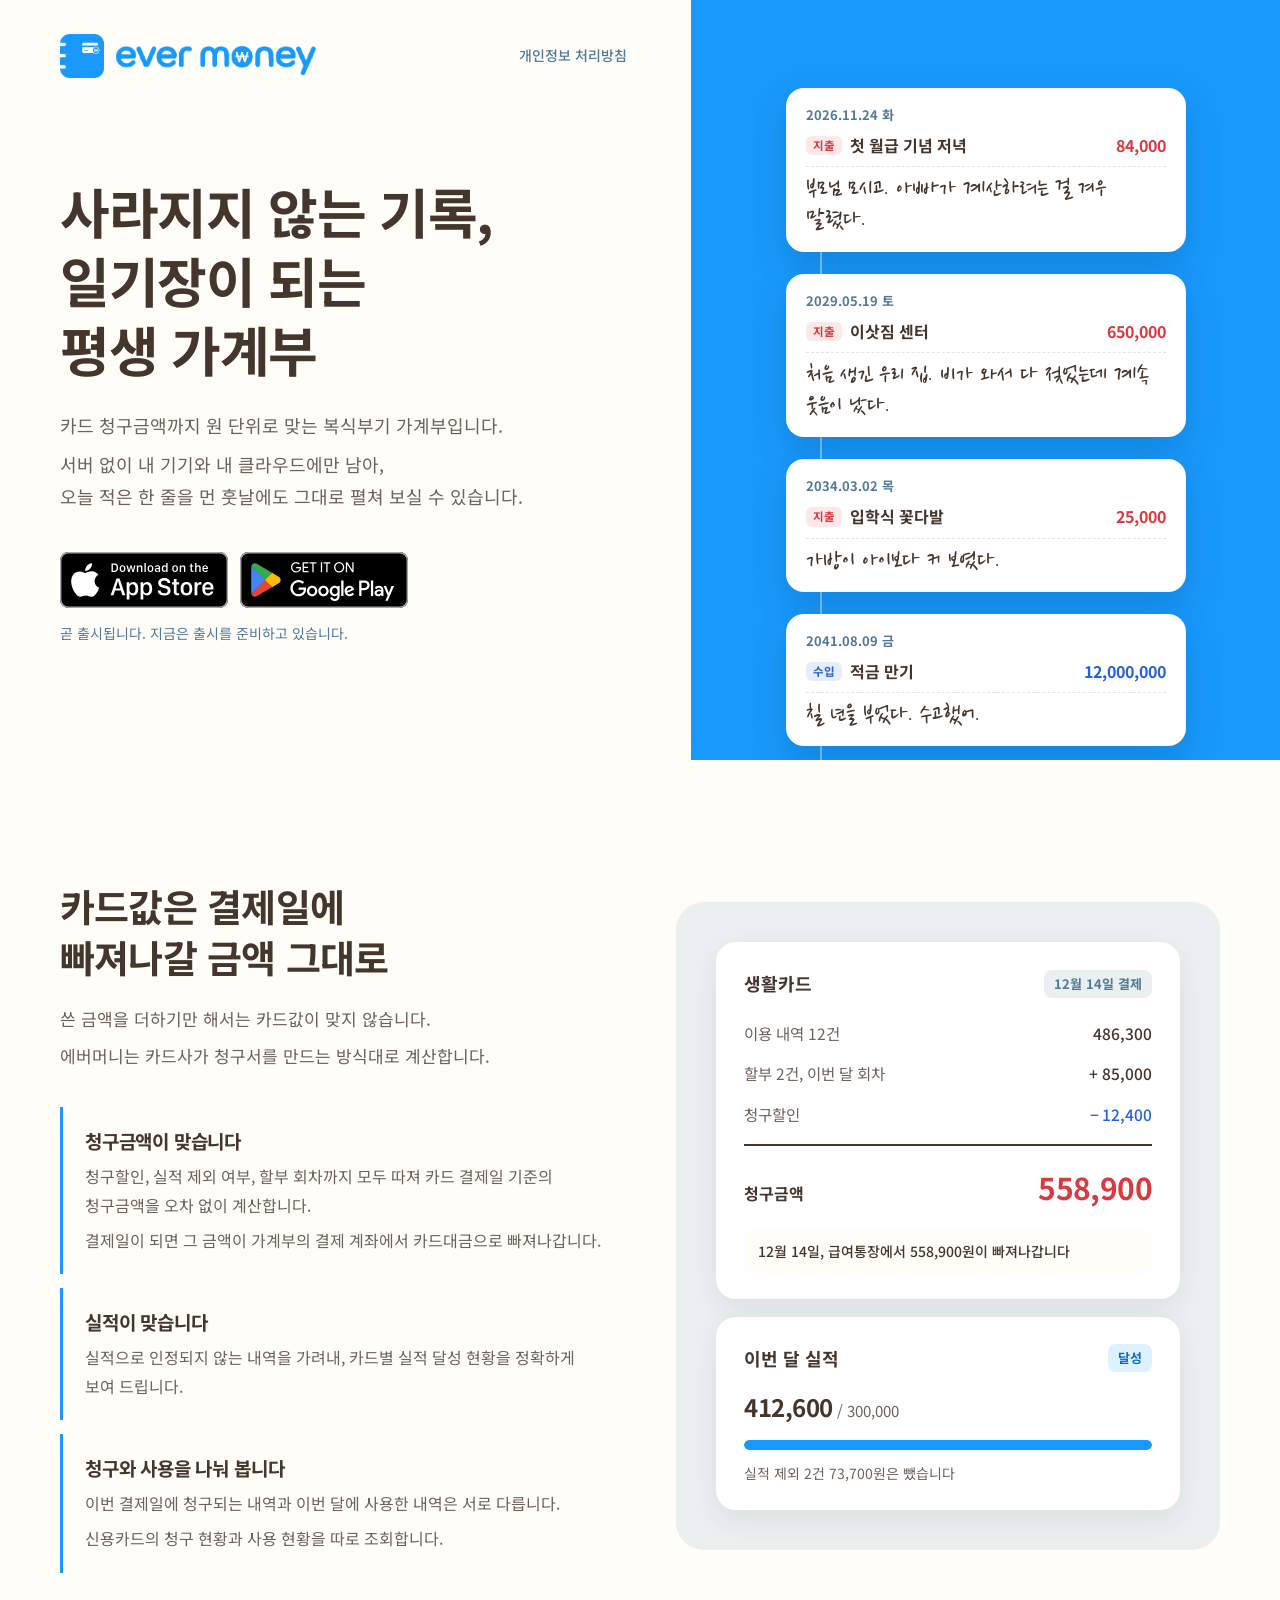
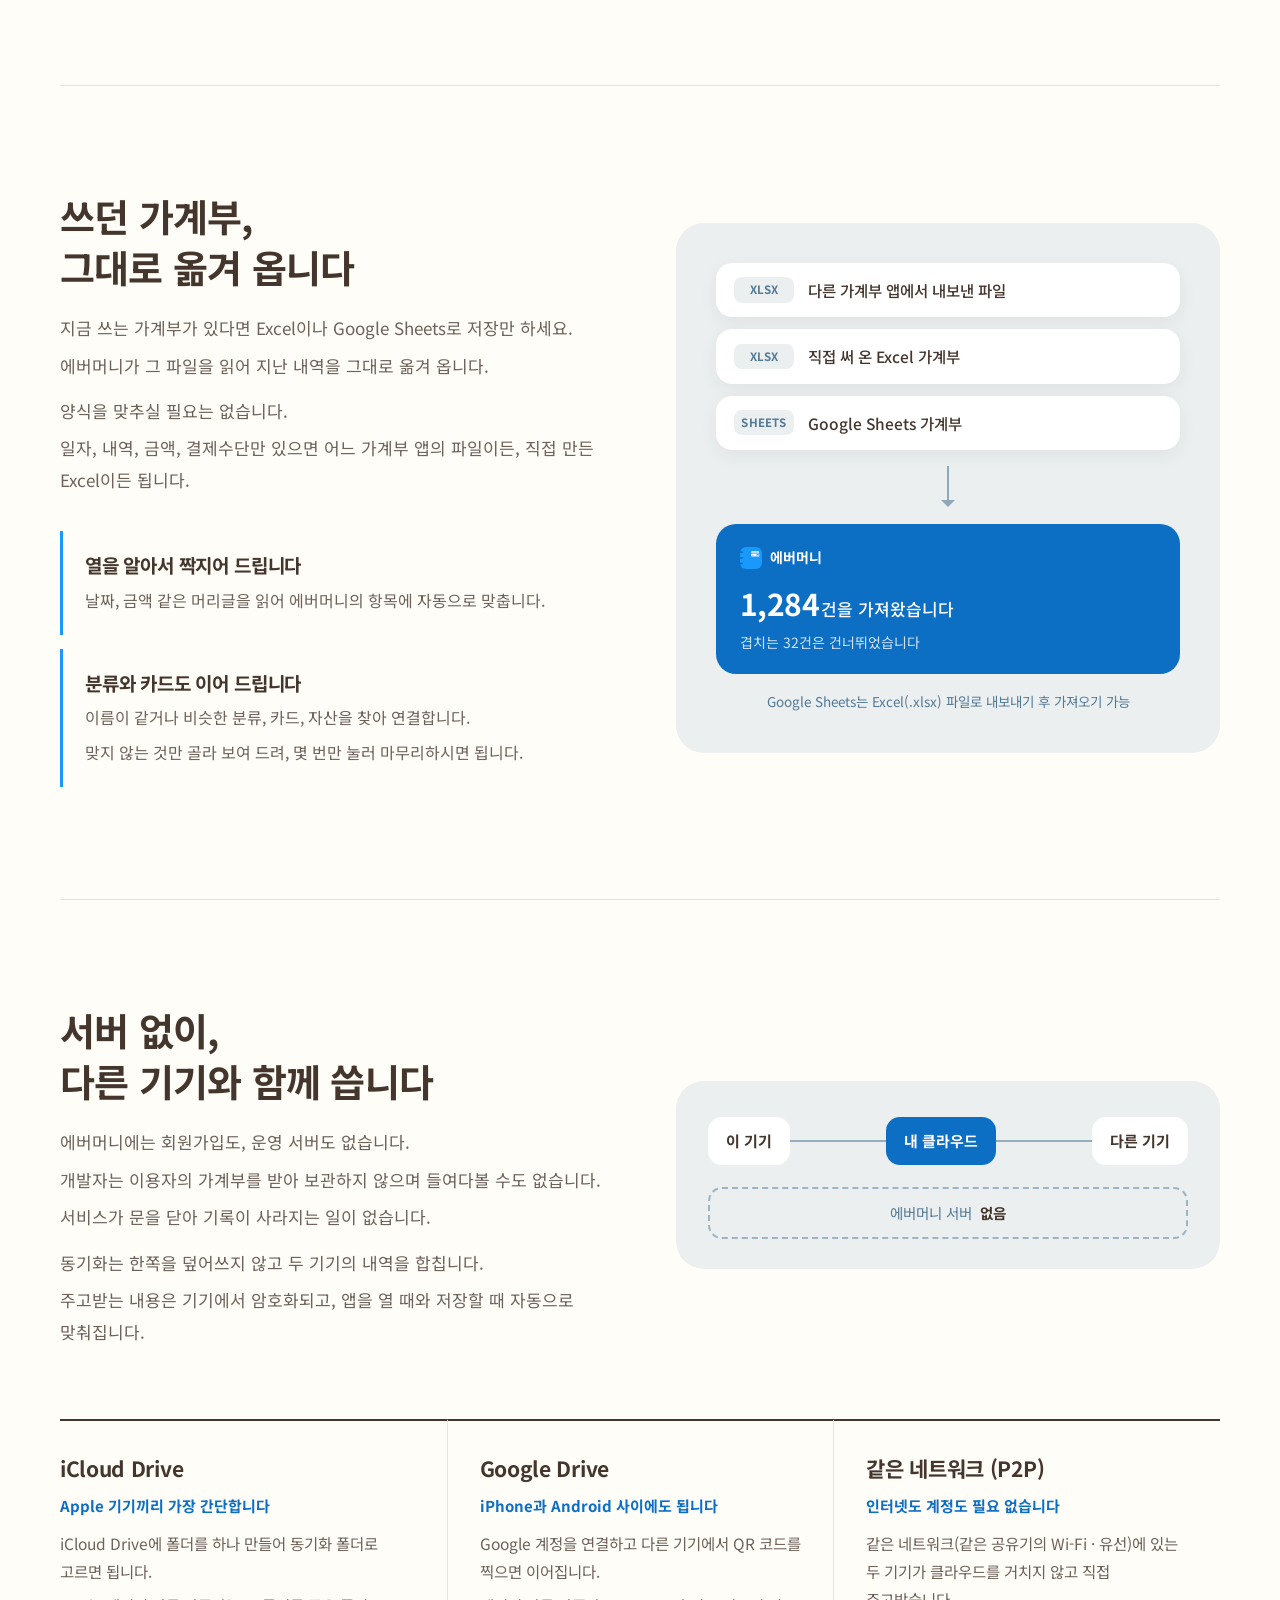
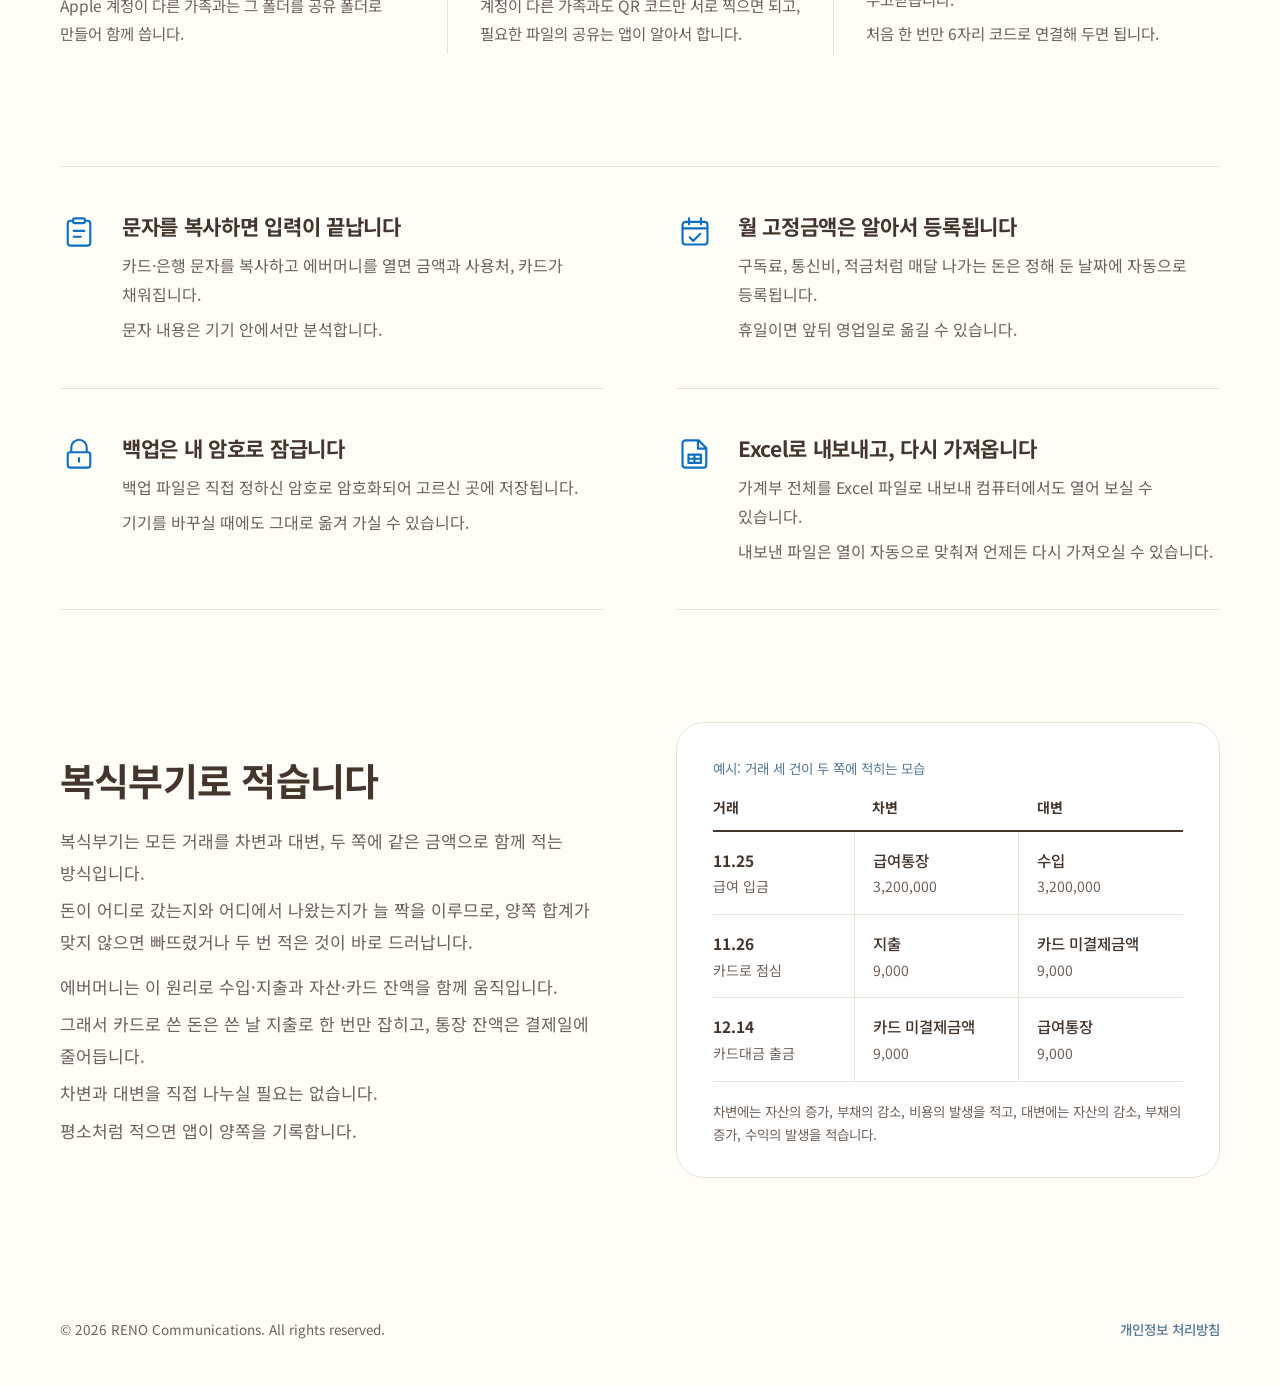
<file: index.html>
<!doctype html>
<html lang="ko">
<head>
<meta charset="utf-8">
<meta name="viewport" content="width=device-width, initial-scale=1">
<title>에버머니 EverMoney - 일기장이 되는 평생 가계부</title>
<meta name="description" content="사라지지 않는 기록, 일기장이 되는 평생 가계부 - 에버머니. 서버 없이 내 기기와 내 클라우드에만 저장합니다.">
<meta property="og:type" content="website">
<meta property="og:title" content="에버머니 EverMoney">
<meta property="og:description" content="사라지지 않는 기록, 일기장이 되는 평생 가계부">
<meta property="og:url" content="https://evermoney.kr/">
<meta name="theme-color" content="#1999FC">
<link rel="icon" type="image/png" href="image/em_home_favicon.png">
<link rel="apple-touch-icon" href="image/em_home_touch_icon.png">
<link rel="preconnect" href="https://fonts.googleapis.com">
<link rel="preconnect" href="https://fonts.gstatic.com" crossorigin>
<link rel="stylesheet" href="https://fonts.googleapis.com/css2?family=Nanum+Pen+Script&family=Noto+Sans+KR:wght@400;500;700&display=swap">
<link rel="stylesheet" href="css/em_home.css">
</head>
<body>

<!-- 첫 화면 : 왼쪽은 소개와 받기 버튼, 오른쪽은 "가계부가 일기장이 되는" 예시 -->
<header class="em_home_hero">
  <div class="em_home_hero_text">
    <div class="em_home_top">
      <a class="em_home_logo" href="./" aria-label="에버머니 홈">
        <img class="em_home_logo_icon" src="image/em_home_logo_icon.png" alt="" width="44" height="44">
        <img class="em_home_logo_wordmark" src="image/em_home_logo_wordmark.png" alt="ever money" width="200" height="29">
      </a>
      <a class="em_home_top_link" href="privacy.html">개인정보 처리방침</a>
    </div>

    <div class="em_home_intro">
      <h1 class="em_home_title">사라지지 않는 기록,<br>일기장이 되는 평생&nbsp;가계부</h1>
      <p class="em_home_lead"><span class="em_home_sentence">카드 청구금액까지 원 단위로 맞는 복식부기 가계부입니다.</span><span class="em_home_sentence">서버 없이 내 기기와 내 클라우드에만 남아,<br class="em_home_br">오늘 적은 한 줄을 먼 훗날에도 그대로 펼쳐 보실 수 있습니다.</span></p>

      <div class="em_home_store">
        <a class="em_home_store_btn" href="#" data-store="ios" role="button"><img src="image/em_home_store_ios.svg" alt="Download on the App Store" width="168" height="56"></a>
        <a class="em_home_store_btn" href="#" data-store="android" role="button"><img src="image/em_home_store_android.svg" alt="Get it on Google Play" width="168" height="56"></a>
      </div>
      <p class="em_home_store_status">곧 출시됩니다. 지금은 출시를 준비하고 있습니다.</p>
    </div>
  </div>

  <!-- 예시 화면 (실제 데이터가 아니다) -->
  <div class="em_home_hero_diary" role="img" aria-label="예시: 오랜 세월 가계부에 남은 기록. 내역마다 짧은 메모가 함께 적혀 있다.">
    <ol class="em_home_diary_list" aria-hidden="true">
      <li class="em_home_diary_item">
        <p class="em_home_diary_date">2026.11.24 화</p>
        <p class="em_home_diary_row"><span class="em_home_diary_type em_home_type_out">지출</span><span class="em_home_diary_name">첫 월급 기념 저녁</span><span class="em_home_diary_amount em_home_amount_out">84,000</span></p>
        <p class="em_home_diary_memo">부모님 모시고. 아빠가 계산하려는 걸 겨우 말렸다.</p>
      </li>
      <li class="em_home_diary_item">
        <p class="em_home_diary_date">2029.05.19 토</p>
        <p class="em_home_diary_row"><span class="em_home_diary_type em_home_type_out">지출</span><span class="em_home_diary_name">이삿짐 센터</span><span class="em_home_diary_amount em_home_amount_out">650,000</span></p>
        <p class="em_home_diary_memo">처음 생긴 우리 집. 비가 와서 다 젖었는데 계속 웃음이 났다.</p>
      </li>
      <li class="em_home_diary_item">
        <p class="em_home_diary_date">2034.03.02 목</p>
        <p class="em_home_diary_row"><span class="em_home_diary_type em_home_type_out">지출</span><span class="em_home_diary_name">입학식 꽃다발</span><span class="em_home_diary_amount em_home_amount_out">25,000</span></p>
        <p class="em_home_diary_memo">가방이 아이보다 커 보였다.</p>
      </li>
      <li class="em_home_diary_item">
        <p class="em_home_diary_date">2041.08.09 금</p>
        <p class="em_home_diary_row"><span class="em_home_diary_type em_home_type_in">수입</span><span class="em_home_diary_name">적금 만기</span><span class="em_home_diary_amount em_home_amount_in">12,000,000</span></p>
        <p class="em_home_diary_memo">칠 년을 부었다. 수고했어.</p>
      </li>
      <li class="em_home_diary_item">
        <p class="em_home_diary_date">2046.11.24 토</p>
        <p class="em_home_diary_row"><span class="em_home_diary_type em_home_type_out">지출</span><span class="em_home_diary_name">저녁 식사</span><span class="em_home_diary_amount em_home_amount_out">132,000</span></p>
        <p class="em_home_diary_memo">오래전 오늘의 기록을 같이 읽었다.</p>
      </li>
    </ol>
  </div>
</header>

<main class="em_home_main">

  <!-- 1. 카드 : 청구금액 · 실적 · 청구/사용 구분 -->
  <section class="em_home_card">
    <div class="em_home_card_text">
      <h2 class="em_home_section_title">카드값은 결제일에<br>빠져나갈 금액 그대로</h2>
      <p class="em_home_section_desc"><span class="em_home_sentence">쓴 금액을 더하기만 해서는 카드값이 맞지 않습니다.</span><span class="em_home_sentence">에버머니는 카드사가 청구서를 만드는 방식대로 계산합니다.</span></p>
      <dl class="em_home_point">
        <div class="em_home_point_item">
          <dt class="em_home_point_title">청구금액이 맞습니다</dt>
          <dd class="em_home_point_desc"><span class="em_home_sentence">청구할인, 실적 제외 여부, 할부 회차까지 모두 따져 카드 결제일 기준의 청구금액을 오차 없이 계산합니다.</span><span class="em_home_sentence">결제일이 되면 그 금액이 가계부의 결제 계좌에서 카드대금으로 빠져나갑니다.</span></dd>
        </div>
        <div class="em_home_point_item">
          <dt class="em_home_point_title">실적이 맞습니다</dt>
          <dd class="em_home_point_desc">실적으로 인정되지 않는 내역을 가려내, 카드별 실적 달성 현황을 정확하게 보여 드립니다.</dd>
        </div>
        <div class="em_home_point_item">
          <dt class="em_home_point_title">청구와 사용을 나눠 봅니다</dt>
          <dd class="em_home_point_desc"><span class="em_home_sentence">이번 결제일에 청구되는 내역과 이번 달에 사용한 내역은 서로 다릅니다.</span><span class="em_home_sentence">신용카드의 청구 현황과 사용 현황을 따로 조회합니다.</span></dd>
        </div>
      </dl>
    </div>

    <!-- 예시 화면 (실제 데이터가 아니다) -->
    <div class="em_home_bill" role="img" aria-label="예시: 생활카드의 12월 14일 청구금액. 이용 내역 486,300원에 할부 회차 85,000원을 더하고 청구할인 12,400원을 빼 558,900원. 결제일에 급여통장에서 빠져나간다. 이번 달 실적은 목표 300,000원 중 412,600원으로 달성.">
      <div class="em_home_bill_sheet" aria-hidden="true">
        <p class="em_home_bill_head"><span class="em_home_bill_card">생활카드</span><span class="em_home_bill_due">12월 14일 결제</span></p>
        <p class="em_home_bill_row"><span>이용 내역 12건</span><span class="em_home_bill_num">486,300</span></p>
        <p class="em_home_bill_row"><span>할부 2건, 이번 달 회차</span><span class="em_home_bill_num">+ 85,000</span></p>
        <p class="em_home_bill_row"><span>청구할인</span><span class="em_home_bill_num em_home_bill_minus">− 12,400</span></p>
        <p class="em_home_bill_total"><span>청구금액</span><span class="em_home_bill_num">558,900</span></p>
        <p class="em_home_bill_pay">12월 14일, 급여통장에서 558,900원이 빠져나갑니다</p>
      </div>
      <div class="em_home_bill_sheet em_home_bill_goal" aria-hidden="true">
        <p class="em_home_bill_head"><span class="em_home_bill_card">이번 달 실적</span><span class="em_home_bill_done">달성</span></p>
        <p class="em_home_goal_num"><strong>412,600</strong> / 300,000</p>
        <p class="em_home_goal_bar"><span class="em_home_goal_fill"></span></p>
        <p class="em_home_goal_note">실적 제외 2건 73,700원은 뺐습니다</p>
      </div>
    </div>
  </section>

  <!-- 1-1. 쓰던 가계부 옮겨 오기 : Excel · Google Sheets로 저장하면 그대로 가져온다 -->
  <section class="em_home_move">
    <div class="em_home_move_text">
      <h2 class="em_home_section_title">쓰던 가계부,<br>그대로 옮겨 옵니다</h2>
      <p class="em_home_section_desc"><span class="em_home_sentence">지금 쓰는 가계부가 있다면 Excel이나 Google Sheets로 저장만 하세요.</span><span class="em_home_sentence">에버머니가 그 파일을 읽어 지난 내역을 그대로 옮겨 옵니다.</span></p>
      <p class="em_home_section_desc"><span class="em_home_sentence">양식을 맞추실 필요는 없습니다.</span><span class="em_home_sentence">일자, 내역, 금액, 결제수단만 있으면 어느 가계부 앱의 파일이든, 직접 만든 Excel이든 됩니다.</span></p>
      <dl class="em_home_point">
        <div class="em_home_point_item">
          <dt class="em_home_point_title">열을 알아서 짝지어 드립니다</dt>
          <dd class="em_home_point_desc">날짜, 금액 같은 머리글을 읽어 에버머니의 항목에 자동으로 맞춥니다.</dd>
        </div>
        <div class="em_home_point_item">
          <dt class="em_home_point_title">분류와 카드도 이어 드립니다</dt>
          <dd class="em_home_point_desc"><span class="em_home_sentence">이름이 같거나 비슷한 분류, 카드, 자산을 찾아 연결합니다.</span><span class="em_home_sentence">맞지 않는 것만 골라 보여 드려, 몇 번만 눌러 마무리하시면 됩니다.</span></dd>
        </div>
      </dl>
    </div>
    <div class="em_home_move_box" role="img" aria-label="예시: 다른 가계부 앱에서 내보낸 파일, 직접 써 온 Excel 가계부, Google Sheets 가계부를 에버머니로 옮긴다. 1,284건을 가져왔고 겹치는 32건은 건너뛰었다.">
      <ol class="em_home_move_files" aria-hidden="true">
        <li class="em_home_move_file"><span class="em_home_move_ext">XLSX</span><span>다른 가계부 앱에서 내보낸 파일</span></li>
        <li class="em_home_move_file"><span class="em_home_move_ext">XLSX</span><span>직접 써 온 Excel 가계부</span></li>
        <li class="em_home_move_file"><span class="em_home_move_ext">SHEETS</span><span>Google Sheets 가계부</span></li>
      </ol>
      <p class="em_home_move_arrow" aria-hidden="true"></p>
      <div class="em_home_move_result" aria-hidden="true">
        <p class="em_home_move_result_head"><img src="image/em_home_logo_icon.png" alt="" width="22" height="22">에버머니</p>
        <p class="em_home_move_result_num"><strong>1,284</strong>건을 가져왔습니다</p>
        <p class="em_home_move_result_note">겹치는 32건은 건너뛰었습니다</p>
      </div>
      <p class="em_home_move_tip">Google Sheets는 Excel(.xlsx) 파일로 내보내기 후 가져오기 가능</p>
    </div>
  </section>

  <!-- 2. 서버 없음 + 동기화 -->
  <section class="em_home_server">
    <div class="em_home_server_text">
      <h2 class="em_home_section_title">서버 없이,<br>다른 기기와 함께 씁니다</h2>
      <p class="em_home_section_desc"><span class="em_home_sentence">에버머니에는 회원가입도, 운영 서버도 없습니다.</span><span class="em_home_sentence">개발자는 이용자의 가계부를 받아 보관하지 않으며 들여다볼 수도 없습니다.</span><span class="em_home_sentence">서비스가 문을 닫아 기록이 사라지는 일이 없습니다.</span></p>
      <p class="em_home_section_desc"><span class="em_home_sentence">동기화는 한쪽을 덮어쓰지 않고 두 기기의 내역을 합칩니다.</span><span class="em_home_sentence">주고받는 내용은 기기에서 암호화되고, 앱을 열 때와 저장할 때 자동으로 맞춰집니다.</span></p>
    </div>
    <div class="em_home_flow" role="img" aria-label="가계부는 이 기기, 내 클라우드, 다른 기기 사이에서만 오간다. 에버머니의 서버는 없다.">
      <div class="em_home_flow_line" aria-hidden="true">
        <span class="em_home_flow_node">이 기기</span>
        <span class="em_home_flow_link"></span>
        <span class="em_home_flow_node em_home_flow_cloud">내 클라우드</span>
        <span class="em_home_flow_link"></span>
        <span class="em_home_flow_node">다른 기기</span>
      </div>
      <p class="em_home_flow_none" aria-hidden="true">에버머니 서버 <strong>없음</strong></p>
    </div>
  </section>

  <section class="em_home_sync" aria-label="동기화 방법 세 가지">
    <article class="em_home_sync_item">
      <h3 class="em_home_sync_title">iCloud Drive</h3>
      <p class="em_home_sync_good">Apple 기기끼리 가장 간단합니다</p>
      <p class="em_home_sync_desc"><span class="em_home_sentence">iCloud Drive에 폴더를 하나 만들어 동기화 폴더로 고르면 됩니다.</span><span class="em_home_sentence">Apple 계정이 다른 가족과는 그 폴더를 공유 폴더로 만들어 함께 씁니다.</span></p>
    </article>
    <article class="em_home_sync_item">
      <h3 class="em_home_sync_title">Google Drive</h3>
      <p class="em_home_sync_good">iPhone과 Android 사이에도 됩니다</p>
      <p class="em_home_sync_desc"><span class="em_home_sentence">Google 계정을 연결하고 다른 기기에서 QR 코드를 찍으면 이어집니다.</span><span class="em_home_sentence">계정이 다른 가족과도 QR 코드만 서로 찍으면 되고, 필요한 파일의 공유는 앱이 알아서 합니다.</span></p>
    </article>
    <article class="em_home_sync_item">
      <h3 class="em_home_sync_title">같은 네트워크 (P2P)</h3>
      <p class="em_home_sync_good">인터넷도 계정도 필요 없습니다</p>
      <p class="em_home_sync_desc"><span class="em_home_sentence">같은 네트워크(같은 공유기의 Wi-Fi · 유선)에 있는 두 기기가 클라우드를 거치지 않고 직접 주고받습니다.</span><span class="em_home_sentence">처음 한 번만 6자리 코드로 연결해 두면 됩니다.</span></p>
    </article>
  </section>

  <!-- 3. 그 밖의 기능 -->
  <section class="em_home_feature" aria-label="그 밖의 기능">
    <article class="em_home_feature_item">
      <svg class="em_home_feature_icon" viewBox="0 0 32 32" aria-hidden="true"><path d="M11 6.5H9A2.5 2.5 0 006.5 9v16A2.5 2.5 0 009 27.5h14a2.5 2.5 0 002.5-2.5V9A2.5 2.5 0 0023 6.5h-2M12.5 4.5h7A1.5 1.5 0 0121 6v1a1.5 1.5 0 01-1.5 1.5h-7A1.5 1.5 0 0111 7V6a1.5 1.5 0 011.5-1.5zM11.5 15h9M11.5 20h6" fill="none" stroke="currentColor" stroke-width="1.8" stroke-linecap="round" stroke-linejoin="round"/></svg>
      <h3 class="em_home_feature_title">문자를 복사하면 입력이 끝납니다</h3>
      <p class="em_home_feature_desc"><span class="em_home_sentence">카드·은행 문자를 복사하고 에버머니를 열면 금액과 사용처, 카드가 채워집니다.</span><span class="em_home_sentence">문자 내용은 기기 안에서만 분석합니다.</span></p>
    </article>
    <article class="em_home_feature_item">
      <svg class="em_home_feature_icon" viewBox="0 0 32 32" aria-hidden="true"><path d="M8 7.5h16A2.5 2.5 0 0126.5 10v14a2.500 2.5 0 01-2.5 2.5H8A2.5 2.5 0 015.5 24V10A2.5 2.5 0 018 7.5zM5.5 13h21M11 4.5v5M21 4.5v5M11.500 20.500l3 3 6-6" fill="none" stroke="currentColor" stroke-width="1.8" stroke-linecap="round" stroke-linejoin="round"/></svg>
      <h3 class="em_home_feature_title">월 고정금액은 알아서 등록됩니다</h3>
      <p class="em_home_feature_desc"><span class="em_home_sentence">구독료, 통신비, 적금처럼 매달 나가는 돈은 정해 둔 날짜에 자동으로 등록됩니다.</span><span class="em_home_sentence">휴일이면 앞뒤 영업일로 옮길 수 있습니다.</span></p>
    </article>
    <article class="em_home_feature_item">
      <svg class="em_home_feature_icon" viewBox="0 0 32 32" aria-hidden="true"><path d="M9.5 14.5v-4a6.5 6.5 0 0113 0v4M8.5 14.5h15a2 2 0 012 2v9a2 2 0 01-2 2h-15a2 2 0 01-2-2v-9a2 2 0 012-2zM16 19.5v3" fill="none" stroke="currentColor" stroke-width="1.8" stroke-linecap="round" stroke-linejoin="round"/></svg>
      <h3 class="em_home_feature_title">백업은 내 암호로 잠급니다</h3>
      <p class="em_home_feature_desc"><span class="em_home_sentence">백업 파일은 직접 정하신 암호로 암호화되어 고르신 곳에 저장됩니다.</span><span class="em_home_sentence">기기를 바꾸실 때에도 그대로 옮겨 가실 수 있습니다.</span></p>
    </article>
    <article class="em_home_feature_item">
      <svg class="em_home_feature_icon" viewBox="0 0 32 32" aria-hidden="true"><path d="M8 4.5h11l6.500 6.500V25A2.5 2.5 0 0123 27.5H8A2.5 2.5 0 015.500 25V7A2.5 2.5 0 018 4.5zM18.500 4.500V11.500h7M10.500 16.500h10.500v7H10.500zM10.500 20h10.500M15.500 16.500v7" fill="none" stroke="currentColor" stroke-width="1.8" stroke-linecap="round" stroke-linejoin="round"/></svg>
      <h3 class="em_home_feature_title">Excel로 내보내고, 다시 가져옵니다</h3>
      <p class="em_home_feature_desc"><span class="em_home_sentence">가계부 전체를 Excel 파일로 내보내 컴퓨터에서도 열어 보실 수 있습니다.</span><span class="em_home_sentence">내보낸 파일은 열이 자동으로 맞춰져 언제든 다시 가져오실 수 있습니다.</span></p>
    </article>
  </section>

  <!-- 4. 복식부기 -->
  <section class="em_home_double">
    <div class="em_home_double_text">
      <h2 class="em_home_section_title">복식부기로 적습니다</h2>
      <p class="em_home_section_desc"><span class="em_home_sentence">복식부기는 모든 거래를 차변과 대변, 두 쪽에 같은 금액으로 함께 적는 방식입니다.</span><span class="em_home_sentence">돈이 어디로 갔는지와 어디에서 나왔는지가 늘 짝을 이루므로, 양쪽 합계가 맞지 않으면 빠뜨렸거나 두 번 적은 것이 바로 드러납니다.</span></p>
      <p class="em_home_section_desc"><span class="em_home_sentence">에버머니는 이 원리로 수입·지출과 자산·카드 잔액을 함께 움직입니다.</span><span class="em_home_sentence">그래서 카드로 쓴 돈은 쓴 날 지출로 한 번만 잡히고, 통장 잔액은 결제일에 줄어듭니다.</span><span class="em_home_sentence">차변과 대변을 직접 나누실 필요는 없습니다.</span><span class="em_home_sentence">평소처럼 적으면 앱이 양쪽을 기록합니다.</span></p>
    </div>
    <div class="em_home_book">
      <table class="em_home_book_table">
        <caption class="em_home_book_caption">예시: 거래 세 건이 두 쪽에 적히는 모습</caption>
        <thead>
          <tr><th scope="col">거래</th><th scope="col">차변</th><th scope="col">대변</th></tr>
        </thead>
        <tbody>
          <tr><th scope="row">11.25<span>급여 입금</span></th><td>급여통장<span>3,200,000</span></td><td>수입<span>3,200,000</span></td></tr>
          <tr><th scope="row">11.26<span>카드로 점심</span></th><td>지출<span>9,000</span></td><td>카드 미결제금액<span>9,000</span></td></tr>
          <tr><th scope="row">12.14<span>카드대금 출금</span></th><td>카드 미결제금액<span>9,000</span></td><td>급여통장<span>9,000</span></td></tr>
        </tbody>
      </table>
      <p class="em_home_book_note">차변에는 자산의 증가, 부채의 감소, 비용의 발생을 적고, 대변에는 자산의 감소, 부채의 증가, 수익의 발생을 적습니다.</p>
    </div>
  </section>
</main>

<footer class="em_home_footer">
  <p class="em_home_footer_copy"><a href="https://www.renocomms.com/" target="_blank" rel="noopener">© <span class="em_home_footer_year">2026</span> RENO Communications. All rights reserved.</a></p>
  <a class="em_home_footer_link" href="privacy.html">개인정보 처리방침</a>
</footer>

<div class="em_home_toast" role="status" aria-live="polite"></div>

<script src="js/em_home.js"></script>
</body>
</html>
</file>
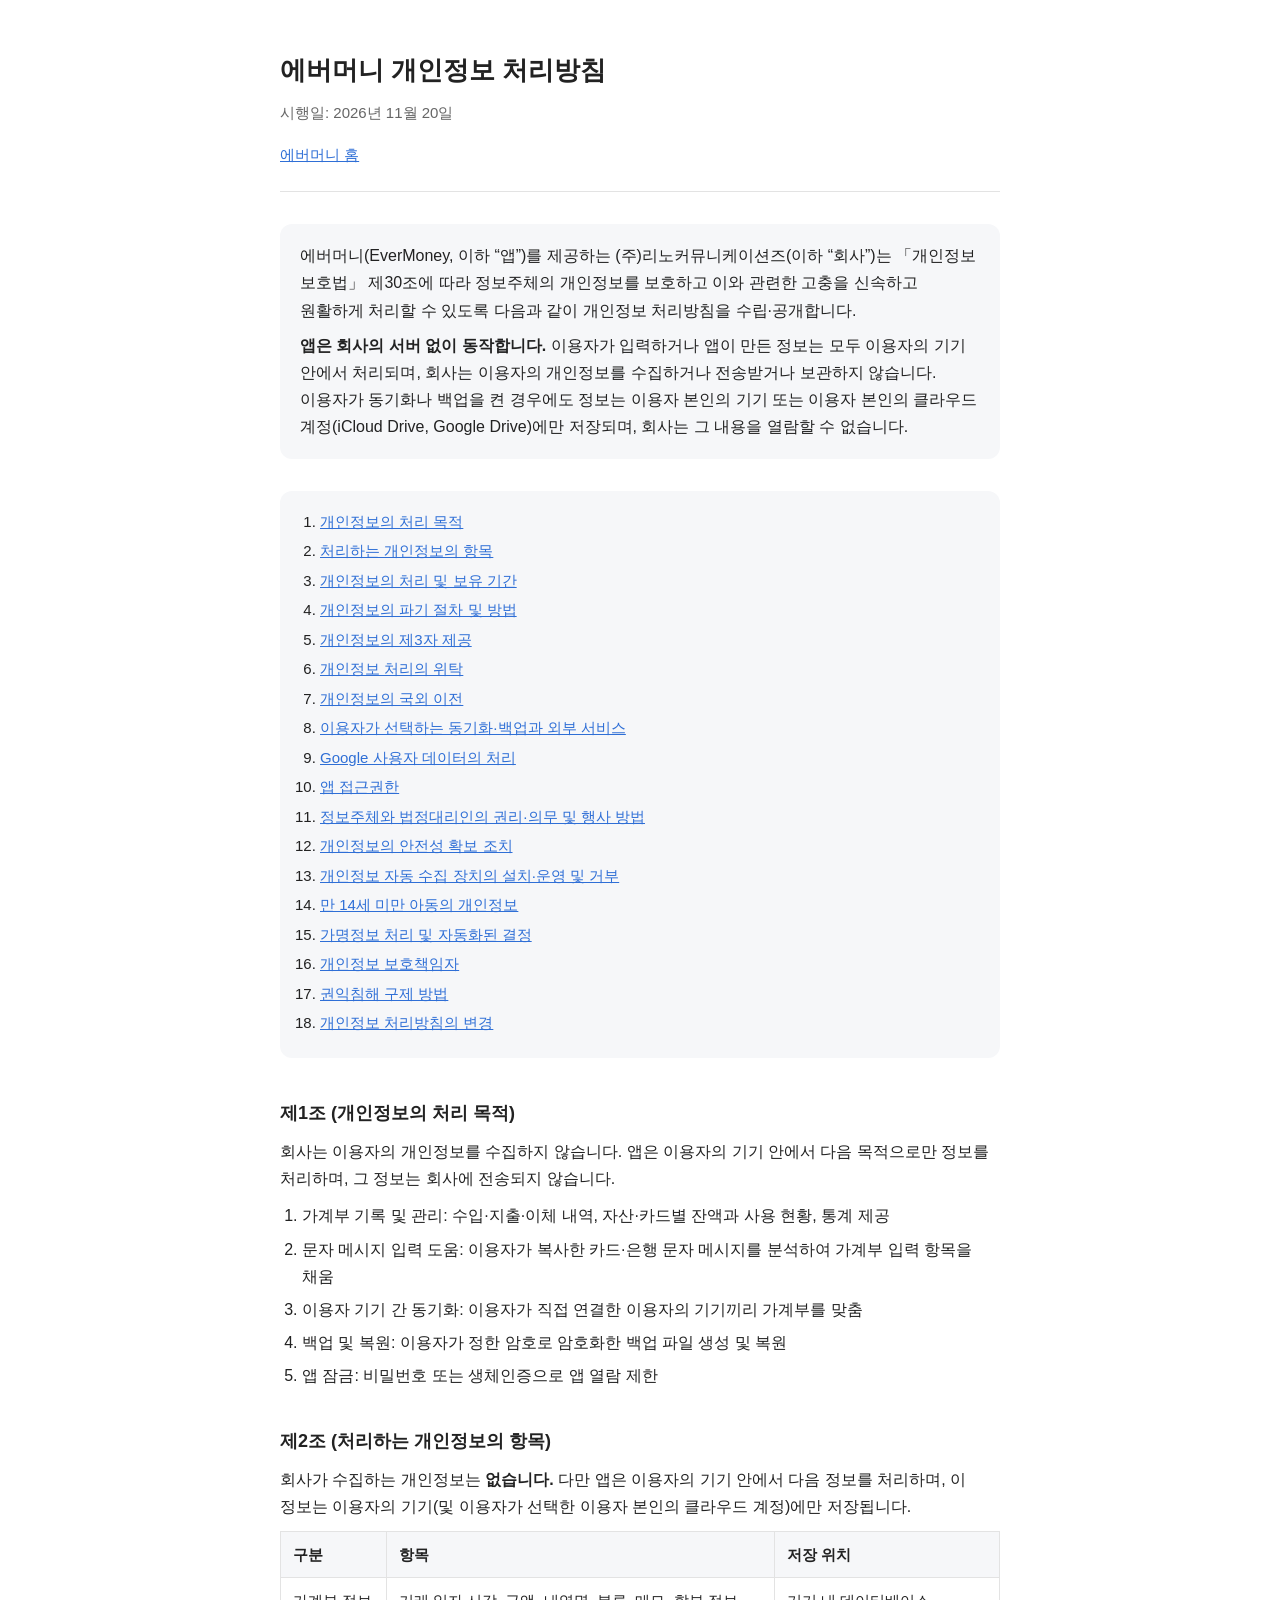
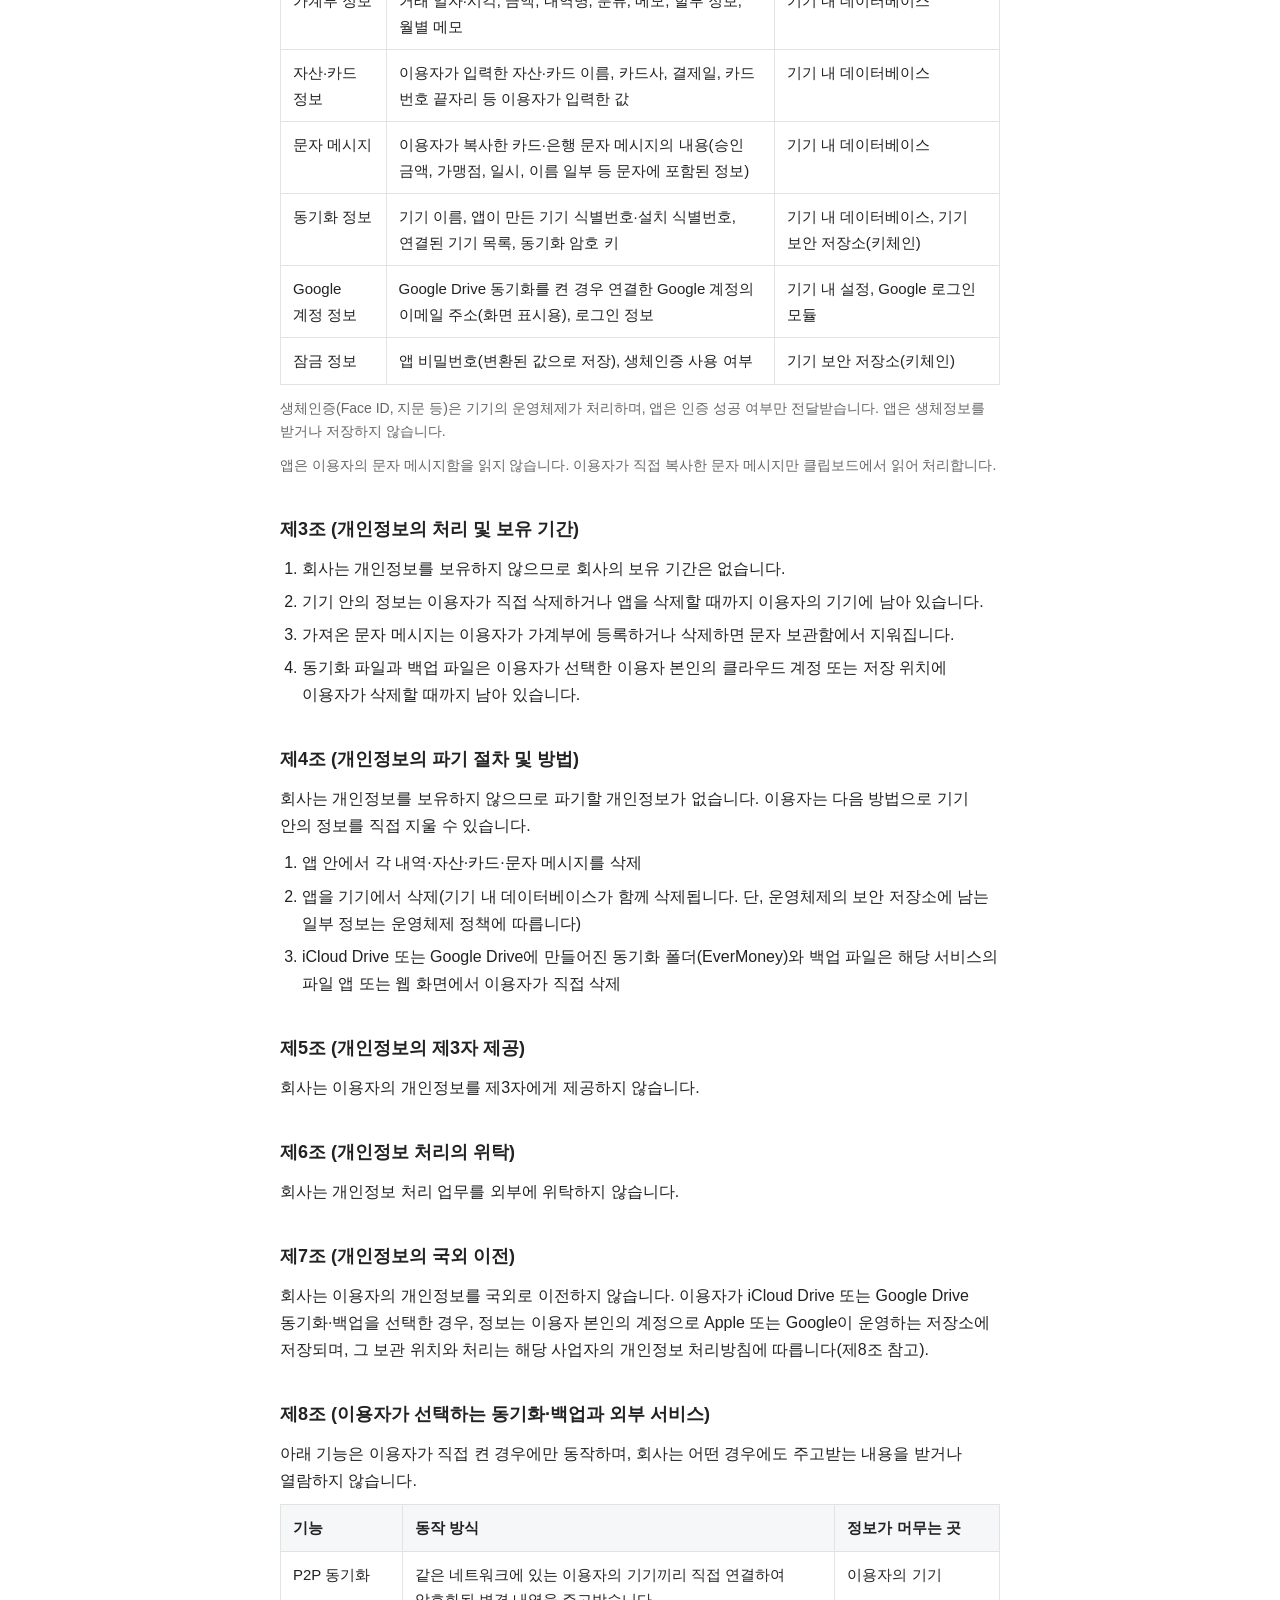
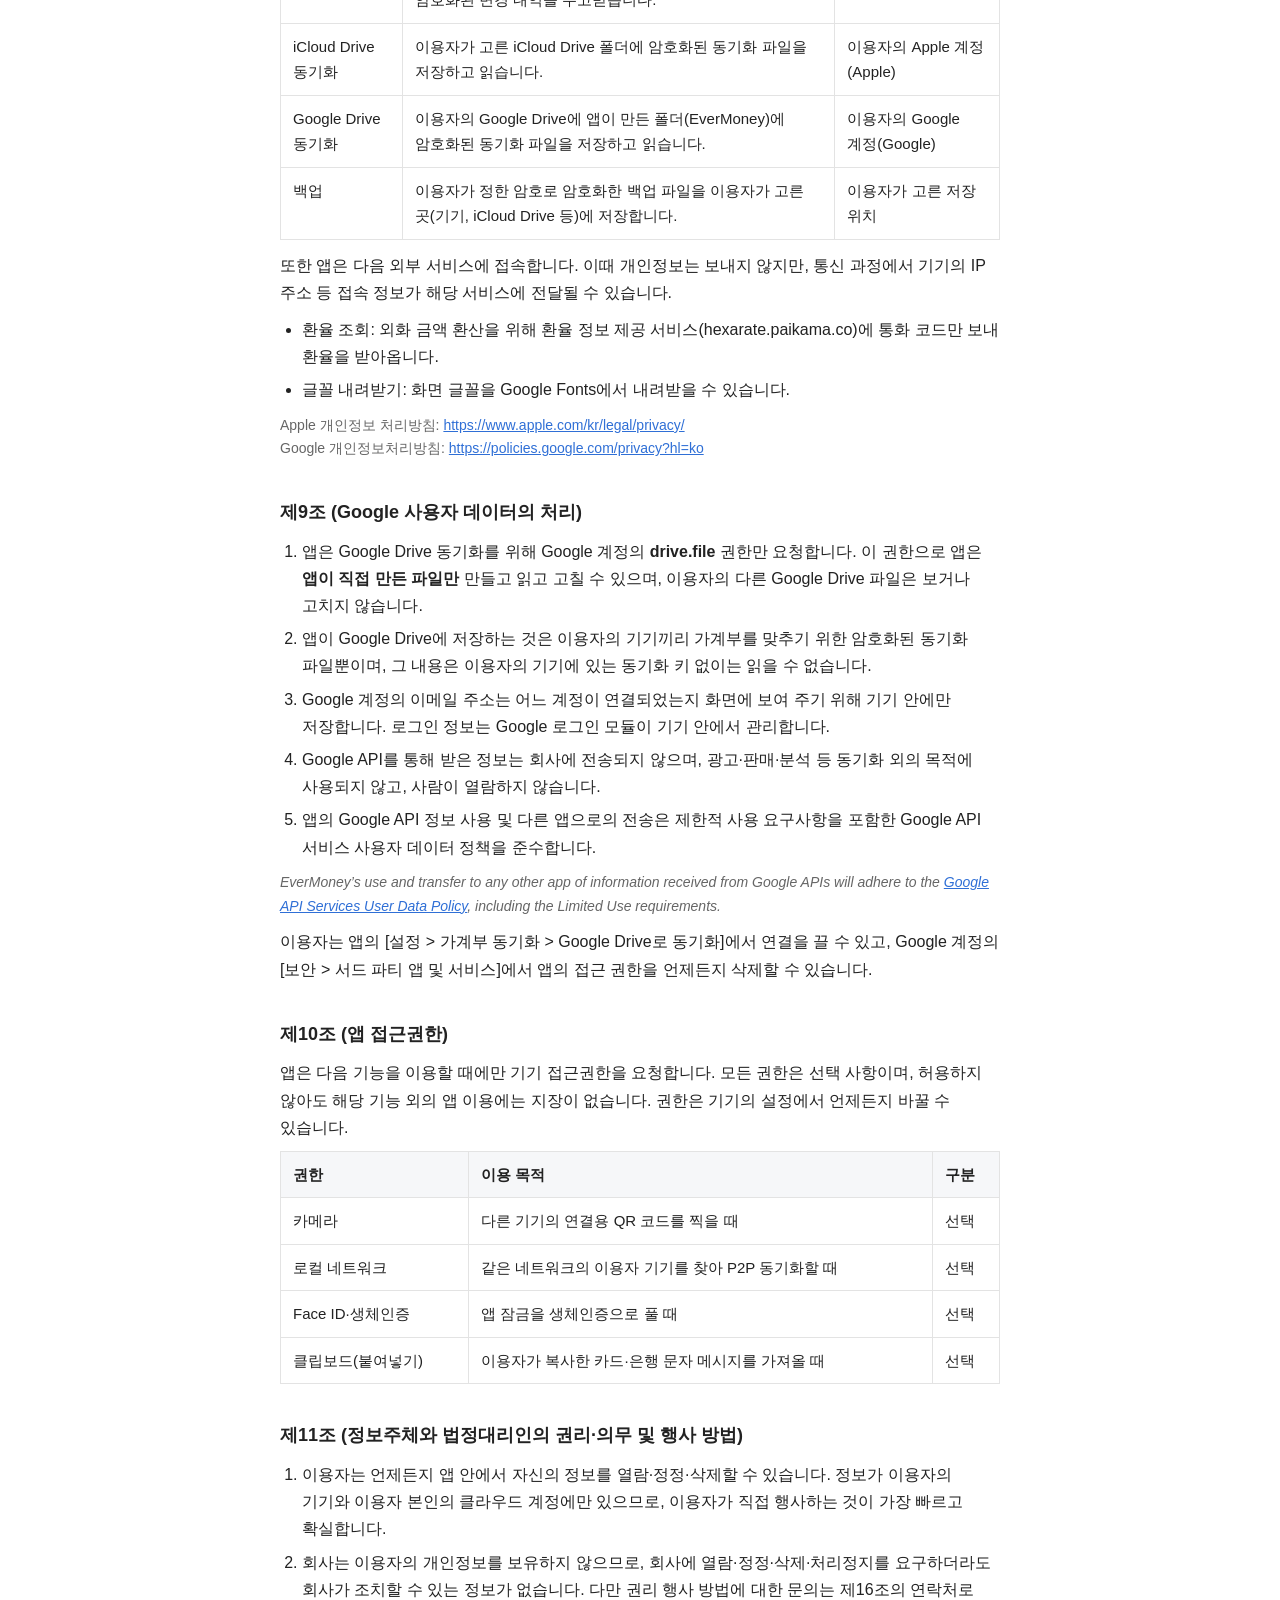
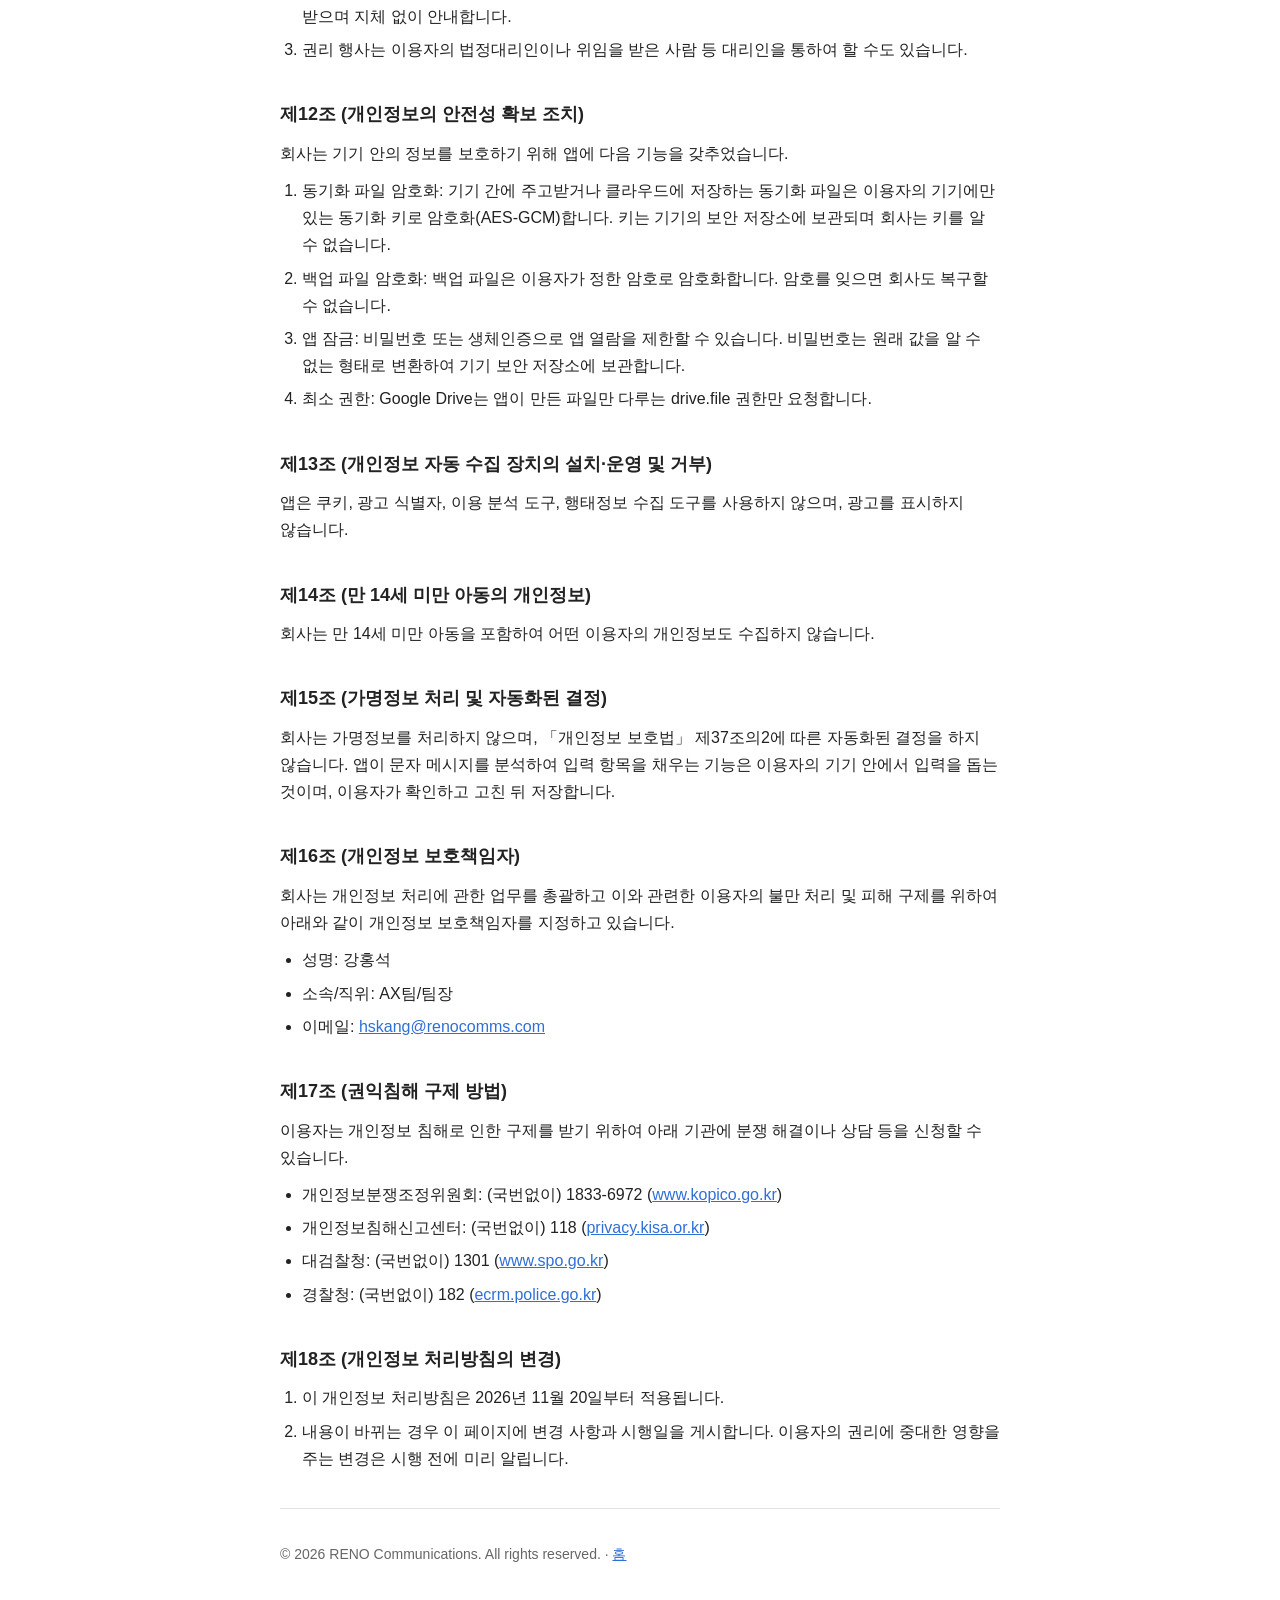
<file: privacy.html>
<!doctype html>
<html lang="ko">
<head>
<meta charset="utf-8">
<meta name="viewport" content="width=device-width, initial-scale=1">
<title>개인정보 처리방침 - 에버머니 EverMoney</title>
<meta name="description" content="에버머니(EverMoney) 앱의 개인정보 처리방침">
<link rel="stylesheet" href="css/em_site.css">
</head>
<body>
<div class="em_wrap">
  <header class="em_header">
    <h1 class="em_doc_title">에버머니 개인정보 처리방침</h1>
    <p class="em_doc_date">시행일: 2026년 11월 20일</p>
    <nav class="em_nav">
      <a href="index.html">에버머니 홈</a>
    </nav>
  </header>

  <div class="em_intro_box">
    <p>에버머니(EverMoney, 이하 “앱”)를 제공하는 (주)리노커뮤니케이션즈(이하 “회사”)는 「개인정보 보호법」 제30조에 따라 정보주체의 개인정보를 보호하고 이와 관련한 고충을 신속하고 원활하게 처리할 수 있도록 다음과 같이 개인정보 처리방침을 수립·공개합니다.</p>
    <p><strong>앱은 회사의 서버 없이 동작합니다.</strong> 이용자가 입력하거나 앱이 만든 정보는 모두 이용자의 기기 안에서 처리되며, 회사는 이용자의 개인정보를 수집하거나 전송받거나 보관하지 않습니다. 이용자가 동기화나 백업을 켠 경우에도 정보는 이용자 본인의 기기 또는 이용자 본인의 클라우드 계정(iCloud Drive, Google Drive)에만 저장되며, 회사는 그 내용을 열람할 수 없습니다.</p>
  </div>

  <ol class="em_toc">
    <li><a href="#em_art1">개인정보의 처리 목적</a></li>
    <li><a href="#em_art2">처리하는 개인정보의 항목</a></li>
    <li><a href="#em_art3">개인정보의 처리 및 보유 기간</a></li>
    <li><a href="#em_art4">개인정보의 파기 절차 및 방법</a></li>
    <li><a href="#em_art5">개인정보의 제3자 제공</a></li>
    <li><a href="#em_art6">개인정보 처리의 위탁</a></li>
    <li><a href="#em_art7">개인정보의 국외 이전</a></li>
    <li><a href="#em_art8">이용자가 선택하는 동기화·백업과 외부 서비스</a></li>
    <li><a href="#em_art9">Google 사용자 데이터의 처리</a></li>
    <li><a href="#em_art10">앱 접근권한</a></li>
    <li><a href="#em_art11">정보주체와 법정대리인의 권리·의무 및 행사 방법</a></li>
    <li><a href="#em_art12">개인정보의 안전성 확보 조치</a></li>
    <li><a href="#em_art13">개인정보 자동 수집 장치의 설치·운영 및 거부</a></li>
    <li><a href="#em_art14">만 14세 미만 아동의 개인정보</a></li>
    <li><a href="#em_art15">가명정보 처리 및 자동화된 결정</a></li>
    <li><a href="#em_art16">개인정보 보호책임자</a></li>
    <li><a href="#em_art17">권익침해 구제 방법</a></li>
    <li><a href="#em_art18">개인정보 처리방침의 변경</a></li>
  </ol>

  <section class="em_article" id="em_art1">
    <h2 class="em_article_title">제1조 (개인정보의 처리 목적)</h2>
    <p>회사는 이용자의 개인정보를 수집하지 않습니다. 앱은 이용자의 기기 안에서 다음 목적으로만 정보를 처리하며, 그 정보는 회사에 전송되지 않습니다.</p>
    <ol>
      <li>가계부 기록 및 관리: 수입·지출·이체 내역, 자산·카드별 잔액과 사용 현황, 통계 제공</li>
      <li>문자 메시지 입력 도움: 이용자가 복사한 카드·은행 문자 메시지를 분석하여 가계부 입력 항목을 채움</li>
      <li>이용자 기기 간 동기화: 이용자가 직접 연결한 이용자의 기기끼리 가계부를 맞춤</li>
      <li>백업 및 복원: 이용자가 정한 암호로 암호화한 백업 파일 생성 및 복원</li>
      <li>앱 잠금: 비밀번호 또는 생체인증으로 앱 열람 제한</li>
    </ol>
  </section>

  <section class="em_article" id="em_art2">
    <h2 class="em_article_title">제2조 (처리하는 개인정보의 항목)</h2>
    <p>회사가 수집하는 개인정보는 <strong>없습니다.</strong> 다만 앱은 이용자의 기기 안에서 다음 정보를 처리하며, 이 정보는 이용자의 기기(및 이용자가 선택한 이용자 본인의 클라우드 계정)에만 저장됩니다.</p>
    <div class="em_table_wrap">
      <table class="em_table">
        <thead>
          <tr><th>구분</th><th>항목</th><th>저장 위치</th></tr>
        </thead>
        <tbody>
          <tr><td>가계부 정보</td><td>거래 일자·시각, 금액, 내역명, 분류, 메모, 할부 정보, 월별 메모</td><td>기기 내 데이터베이스</td></tr>
          <tr><td>자산·카드 정보</td><td>이용자가 입력한 자산·카드 이름, 카드사, 결제일, 카드 번호 끝자리 등 이용자가 입력한 값</td><td>기기 내 데이터베이스</td></tr>
          <tr><td>문자 메시지</td><td>이용자가 복사한 카드·은행 문자 메시지의 내용(승인 금액, 가맹점, 일시, 이름 일부 등 문자에 포함된 정보)</td><td>기기 내 데이터베이스</td></tr>
          <tr><td>동기화 정보</td><td>기기 이름, 앱이 만든 기기 식별번호·설치 식별번호, 연결된 기기 목록, 동기화 암호 키</td><td>기기 내 데이터베이스, 기기 보안 저장소(키체인)</td></tr>
          <tr><td>Google 계정 정보</td><td>Google Drive 동기화를 켠 경우 연결한 Google 계정의 이메일 주소(화면 표시용), 로그인 정보</td><td>기기 내 설정, Google 로그인 모듈</td></tr>
          <tr><td>잠금 정보</td><td>앱 비밀번호(변환된 값으로 저장), 생체인증 사용 여부</td><td>기기 보안 저장소(키체인)</td></tr>
        </tbody>
      </table>
    </div>
    <p class="em_note">생체인증(Face ID, 지문 등)은 기기의 운영체제가 처리하며, 앱은 인증 성공 여부만 전달받습니다. 앱은 생체정보를 받거나 저장하지 않습니다.</p>
    <p class="em_note">앱은 이용자의 문자 메시지함을 읽지 않습니다. 이용자가 직접 복사한 문자 메시지만 클립보드에서 읽어 처리합니다.</p>
  </section>

  <section class="em_article" id="em_art3">
    <h2 class="em_article_title">제3조 (개인정보의 처리 및 보유 기간)</h2>
    <ol>
      <li>회사는 개인정보를 보유하지 않으므로 회사의 보유 기간은 없습니다.</li>
      <li>기기 안의 정보는 이용자가 직접 삭제하거나 앱을 삭제할 때까지 이용자의 기기에 남아 있습니다.</li>
      <li>가져온 문자 메시지는 이용자가 가계부에 등록하거나 삭제하면 문자 보관함에서 지워집니다.</li>
      <li>동기화 파일과 백업 파일은 이용자가 선택한 이용자 본인의 클라우드 계정 또는 저장 위치에 이용자가 삭제할 때까지 남아 있습니다.</li>
    </ol>
  </section>

  <section class="em_article" id="em_art4">
    <h2 class="em_article_title">제4조 (개인정보의 파기 절차 및 방법)</h2>
    <p>회사는 개인정보를 보유하지 않으므로 파기할 개인정보가 없습니다. 이용자는 다음 방법으로 기기 안의 정보를 직접 지울 수 있습니다.</p>
    <ol>
      <li>앱 안에서 각 내역·자산·카드·문자 메시지를 삭제</li>
      <li>앱을 기기에서 삭제(기기 내 데이터베이스가 함께 삭제됩니다. 단, 운영체제의 보안 저장소에 남는 일부 정보는 운영체제 정책에 따릅니다)</li>
      <li>iCloud Drive 또는 Google Drive에 만들어진 동기화 폴더(EverMoney)와 백업 파일은 해당 서비스의 파일 앱 또는 웹 화면에서 이용자가 직접 삭제</li>
    </ol>
  </section>

  <section class="em_article" id="em_art5">
    <h2 class="em_article_title">제5조 (개인정보의 제3자 제공)</h2>
    <p>회사는 이용자의 개인정보를 제3자에게 제공하지 않습니다.</p>
  </section>

  <section class="em_article" id="em_art6">
    <h2 class="em_article_title">제6조 (개인정보 처리의 위탁)</h2>
    <p>회사는 개인정보 처리 업무를 외부에 위탁하지 않습니다.</p>
  </section>

  <section class="em_article" id="em_art7">
    <h2 class="em_article_title">제7조 (개인정보의 국외 이전)</h2>
    <p>회사는 이용자의 개인정보를 국외로 이전하지 않습니다. 이용자가 iCloud Drive 또는 Google Drive 동기화·백업을 선택한 경우, 정보는 이용자 본인의 계정으로 Apple 또는 Google이 운영하는 저장소에 저장되며, 그 보관 위치와 처리는 해당 사업자의 개인정보 처리방침에 따릅니다(제8조 참고).</p>
  </section>

  <section class="em_article" id="em_art8">
    <h2 class="em_article_title">제8조 (이용자가 선택하는 동기화·백업과 외부 서비스)</h2>
    <p>아래 기능은 이용자가 직접 켠 경우에만 동작하며, 회사는 어떤 경우에도 주고받는 내용을 받거나 열람하지 않습니다.</p>
    <div class="em_table_wrap">
      <table class="em_table">
        <thead>
          <tr><th>기능</th><th>동작 방식</th><th>정보가 머무는 곳</th></tr>
        </thead>
        <tbody>
          <tr><td>P2P 동기화</td><td>같은 네트워크에 있는 이용자의 기기끼리 직접 연결하여 암호화된 변경 내역을 주고받습니다.</td><td>이용자의 기기</td></tr>
          <tr><td>iCloud Drive 동기화</td><td>이용자가 고른 iCloud Drive 폴더에 암호화된 동기화 파일을 저장하고 읽습니다.</td><td>이용자의 Apple 계정(Apple)</td></tr>
          <tr><td>Google Drive 동기화</td><td>이용자의 Google Drive에 앱이 만든 폴더(EverMoney)에 암호화된 동기화 파일을 저장하고 읽습니다.</td><td>이용자의 Google 계정(Google)</td></tr>
          <tr><td>백업</td><td>이용자가 정한 암호로 암호화한 백업 파일을 이용자가 고른 곳(기기, iCloud Drive 등)에 저장합니다.</td><td>이용자가 고른 저장 위치</td></tr>
        </tbody>
      </table>
    </div>
    <p>또한 앱은 다음 외부 서비스에 접속합니다. 이때 개인정보는 보내지 않지만, 통신 과정에서 기기의 IP 주소 등 접속 정보가 해당 서비스에 전달될 수 있습니다.</p>
    <ul>
      <li>환율 조회: 외화 금액 환산을 위해 환율 정보 제공 서비스(hexarate.paikama.co)에 통화 코드만 보내 환율을 받아옵니다.</li>
      <li>글꼴 내려받기: 화면 글꼴을 Google Fonts에서 내려받을 수 있습니다.</li>
    </ul>
    <p class="em_note">Apple 개인정보 처리방침: <a href="https://www.apple.com/kr/legal/privacy/" rel="noopener">https://www.apple.com/kr/legal/privacy/</a><br>Google 개인정보처리방침: <a href="https://policies.google.com/privacy?hl=ko" rel="noopener">https://policies.google.com/privacy?hl=ko</a></p>
  </section>

  <section class="em_article" id="em_art9">
    <h2 class="em_article_title">제9조 (Google 사용자 데이터의 처리)</h2>
    <ol>
      <li>앱은 Google Drive 동기화를 위해 Google 계정의 <strong>drive.file</strong> 권한만 요청합니다. 이 권한으로 앱은 <strong>앱이 직접 만든 파일만</strong> 만들고 읽고 고칠 수 있으며, 이용자의 다른 Google Drive 파일은 보거나 고치지 않습니다.</li>
      <li>앱이 Google Drive에 저장하는 것은 이용자의 기기끼리 가계부를 맞추기 위한 암호화된 동기화 파일뿐이며, 그 내용은 이용자의 기기에 있는 동기화 키 없이는 읽을 수 없습니다.</li>
      <li>Google 계정의 이메일 주소는 어느 계정이 연결되었는지 화면에 보여 주기 위해 기기 안에만 저장합니다. 로그인 정보는 Google 로그인 모듈이 기기 안에서 관리합니다.</li>
      <li>Google API를 통해 받은 정보는 회사에 전송되지 않으며, 광고·판매·분석 등 동기화 외의 목적에 사용되지 않고, 사람이 열람하지 않습니다.</li>
      <li>앱의 Google API 정보 사용 및 다른 앱으로의 전송은 제한적 사용 요구사항을 포함한 Google API 서비스 사용자 데이터 정책을 준수합니다.</li>
    </ol>
    <p class="em_en">EverMoney’s use and transfer to any other app of information received from Google APIs will adhere to the <a href="https://developers.google.com/terms/api-services-user-data-policy" rel="noopener">Google API Services User Data Policy</a>, including the Limited Use requirements.</p>
    <p>이용자는 앱의 [설정 &gt; 가계부 동기화 &gt; Google Drive로 동기화]에서 연결을 끌 수 있고, Google 계정의 [보안 &gt; 서드 파티 앱 및 서비스]에서 앱의 접근 권한을 언제든지 삭제할 수 있습니다.</p>
  </section>

  <section class="em_article" id="em_art10">
    <h2 class="em_article_title">제10조 (앱 접근권한)</h2>
    <p>앱은 다음 기능을 이용할 때에만 기기 접근권한을 요청합니다. 모든 권한은 선택 사항이며, 허용하지 않아도 해당 기능 외의 앱 이용에는 지장이 없습니다. 권한은 기기의 설정에서 언제든지 바꿀 수 있습니다.</p>
    <div class="em_table_wrap">
      <table class="em_table">
        <thead>
          <tr><th>권한</th><th>이용 목적</th><th>구분</th></tr>
        </thead>
        <tbody>
          <tr><td>카메라</td><td>다른 기기의 연결용 QR 코드를 찍을 때</td><td>선택</td></tr>
          <tr><td>로컬 네트워크</td><td>같은 네트워크의 이용자 기기를 찾아 P2P 동기화할 때</td><td>선택</td></tr>
          <tr><td>Face ID·생체인증</td><td>앱 잠금을 생체인증으로 풀 때</td><td>선택</td></tr>
          <tr><td>클립보드(붙여넣기)</td><td>이용자가 복사한 카드·은행 문자 메시지를 가져올 때</td><td>선택</td></tr>
        </tbody>
      </table>
    </div>
  </section>

  <section class="em_article" id="em_art11">
    <h2 class="em_article_title">제11조 (정보주체와 법정대리인의 권리·의무 및 행사 방법)</h2>
    <ol>
      <li>이용자는 언제든지 앱 안에서 자신의 정보를 열람·정정·삭제할 수 있습니다. 정보가 이용자의 기기와 이용자 본인의 클라우드 계정에만 있으므로, 이용자가 직접 행사하는 것이 가장 빠르고 확실합니다.</li>
      <li>회사는 이용자의 개인정보를 보유하지 않으므로, 회사에 열람·정정·삭제·처리정지를 요구하더라도 회사가 조치할 수 있는 정보가 없습니다. 다만 권리 행사 방법에 대한 문의는 제16조의 연락처로 받으며 지체 없이 안내합니다.</li>
      <li>권리 행사는 이용자의 법정대리인이나 위임을 받은 사람 등 대리인을 통하여 할 수도 있습니다.</li>
    </ol>
  </section>

  <section class="em_article" id="em_art12">
    <h2 class="em_article_title">제12조 (개인정보의 안전성 확보 조치)</h2>
    <p>회사는 기기 안의 정보를 보호하기 위해 앱에 다음 기능을 갖추었습니다.</p>
    <ol>
      <li>동기화 파일 암호화: 기기 간에 주고받거나 클라우드에 저장하는 동기화 파일은 이용자의 기기에만 있는 동기화 키로 암호화(AES-GCM)합니다. 키는 기기의 보안 저장소에 보관되며 회사는 키를 알 수 없습니다.</li>
      <li>백업 파일 암호화: 백업 파일은 이용자가 정한 암호로 암호화합니다. 암호를 잊으면 회사도 복구할 수 없습니다.</li>
      <li>앱 잠금: 비밀번호 또는 생체인증으로 앱 열람을 제한할 수 있습니다. 비밀번호는 원래 값을 알 수 없는 형태로 변환하여 기기 보안 저장소에 보관합니다.</li>
      <li>최소 권한: Google Drive는 앱이 만든 파일만 다루는 drive.file 권한만 요청합니다.</li>
    </ol>
  </section>

  <section class="em_article" id="em_art13">
    <h2 class="em_article_title">제13조 (개인정보 자동 수집 장치의 설치·운영 및 거부)</h2>
    <p>앱은 쿠키, 광고 식별자, 이용 분석 도구, 행태정보 수집 도구를 사용하지 않으며, 광고를 표시하지 않습니다.</p>
  </section>

  <section class="em_article" id="em_art14">
    <h2 class="em_article_title">제14조 (만 14세 미만 아동의 개인정보)</h2>
    <p>회사는 만 14세 미만 아동을 포함하여 어떤 이용자의 개인정보도 수집하지 않습니다.</p>
  </section>

  <section class="em_article" id="em_art15">
    <h2 class="em_article_title">제15조 (가명정보 처리 및 자동화된 결정)</h2>
    <p>회사는 가명정보를 처리하지 않으며, 「개인정보 보호법」 제37조의2에 따른 자동화된 결정을 하지 않습니다. 앱이 문자 메시지를 분석하여 입력 항목을 채우는 기능은 이용자의 기기 안에서 입력을 돕는 것이며, 이용자가 확인하고 고친 뒤 저장합니다.</p>
  </section>

  <section class="em_article" id="em_art16">
    <h2 class="em_article_title">제16조 (개인정보 보호책임자)</h2>
    <p>회사는 개인정보 처리에 관한 업무를 총괄하고 이와 관련한 이용자의 불만 처리 및 피해 구제를 위하여 아래와 같이 개인정보 보호책임자를 지정하고 있습니다.</p>
    <ul>
      <li>성명: 강홍석</li>
      <li>소속/직위: AX팀/팀장</li>
      <li>이메일: <a href="mailto:hskang@renocomms.com">hskang@renocomms.com</a></li>
    </ul>
  </section>

  <section class="em_article" id="em_art17">
    <h2 class="em_article_title">제17조 (권익침해 구제 방법)</h2>
    <p>이용자는 개인정보 침해로 인한 구제를 받기 위하여 아래 기관에 분쟁 해결이나 상담 등을 신청할 수 있습니다.</p>
    <ul>
      <li>개인정보분쟁조정위원회: (국번없이) 1833-6972 (<a href="https://www.kopico.go.kr" rel="noopener">www.kopico.go.kr</a>)</li>
      <li>개인정보침해신고센터: (국번없이) 118 (<a href="https://privacy.kisa.or.kr" rel="noopener">privacy.kisa.or.kr</a>)</li>
      <li>대검찰청: (국번없이) 1301 (<a href="https://www.spo.go.kr" rel="noopener">www.spo.go.kr</a>)</li>
      <li>경찰청: (국번없이) 182 (<a href="https://ecrm.police.go.kr" rel="noopener">ecrm.police.go.kr</a>)</li>
    </ul>
  </section>

  <section class="em_article" id="em_art18">
    <h2 class="em_article_title">제18조 (개인정보 처리방침의 변경)</h2>
    <ol>
      <li>이 개인정보 처리방침은 2026년 11월 20일부터 적용됩니다.</li>
      <li>내용이 바뀌는 경우 이 페이지에 변경 사항과 시행일을 게시합니다. 이용자의 권리에 중대한 영향을 주는 변경은 시행 전에 미리 알립니다.</li>
    </ol>
  </section>

  <footer class="em_footer">
    <p><a class="em_footer_copy" href="https://www.renocomms.com/" target="_blank" rel="noopener">© <span class="em_footer_year">2026</span> RENO Communications. All rights reserved.</a> · <a href="index.html">홈</a></p>
  </footer>
</div>
<script src="js/em_site.js"></script>
</body>
</html>
</file>
<file: css/em_home.css>
/* ******************************************************************************** */
/* File: css/em_home.css                                                            */
/* 에버머니 소개 페이지(index.html) 전용. privacy.html은 em_site.css를 쓴다.        */
/* 색은 앱의 기본 테마와 같다 : 강조 #1999FC · 글자 #44362D · 바탕 #FEFDF8          */
/* PC 기준 px. 720px 이하는 360px 기준 vw (360px = 100vw).                          */
/* ******************************************************************************** */

:root { --em_home_blue: #1999FC; --em_home_blue_deep: #0C6FC4; --em_home_ink: #44362D; --em_home_sub: #6E625A; --em_home_paper: #FEFDF8; --em_home_surface: #FFFFFF; --em_home_line: #E9E4DA; --em_home_slate: #537996; --em_home_mist: #EBEFF0; --em_home_out: #D93A3F; --em_home_in: #2460D8; }
* { box-sizing: border-box; }
html { -webkit-text-size-adjust: 100%; }
body { margin: 0; background: var(--em_home_paper); color: var(--em_home_ink); font-family: "Noto Sans KR", -apple-system, BlinkMacSystemFont, "Apple SD Gothic Neo", "Malgun Gothic", sans-serif; font-size: 16px; line-height: 1.7; word-break: keep-all; overflow-wrap: break-word; -webkit-font-smoothing: antialiased; }
img { display: block; max-width: 100%; height: auto; }
a { color: inherit; }
a:focus-visible { outline: 3px solid var(--em_home_blue_deep); outline-offset: 3px; border-radius: 6px; }
h1, h2, h3, p, ol { margin: 0; padding: 0; }
ol { list-style: none; }

/* 설명 글 : 문장마다 줄을 바꾸고 문장 사이를 조금 띄운다 */
.em_home_sentence { display: block; }
.em_home_sentence + .em_home_sentence { margin-top: 6px; }

/* 첫 화면 */
.em_home_hero { display: grid; grid-template-columns: minmax(0, 1.08fr) minmax(0, 0.92fr); min-height: 760px; }
.em_home_hero_text { display: flex; flex-direction: column; padding: 34px 64px 72px max(40px, calc((100vw - 1240px) / 2 + 40px)); }
.em_home_top { display: flex; align-items: center; justify-content: space-between; gap: 20px; }
.em_home_logo { display: flex; align-items: center; gap: 12px; text-decoration: none; }
.em_home_logo_icon { width: 44px; height: 44px; }
.em_home_logo_wordmark { position: relative; top: 4px; width: 200px; height: 29px; } /* 아래로 4px : y의 꼬리를 뺀 글자 몸통을 아이콘 가운데에 맞춘다 */
.em_home_top_link { font-size: 14px; font-weight: 500; color: var(--em_home_slate); text-decoration: none; }
.em_home_top_link:hover { text-decoration: underline; }
.em_home_intro { margin: auto 0; padding-top: 56px; }
.em_home_title { font-size: 54px; font-weight: 700; line-height: 1.28; letter-spacing: -0.025em; }
.em_home_lead { max-width: 520px; margin-top: 26px; font-size: 18px; line-height: 1.8; color: var(--em_home_sub); }
.em_home_store { display: flex; flex-wrap: wrap; gap: 12px; margin-top: 40px; }
.em_home_store_btn { display: block; border-radius: 9px; transition: opacity 0.15s ease, transform 0.15s ease; }
.em_home_store_btn img { width: 168px; height: 56px; }
.em_home_store_btn:hover { opacity: 0.86; }
.em_home_store_btn:active { transform: scale(0.98); }
.em_home_store_status { margin-top: 14px; font-size: 14px; color: var(--em_home_slate); }

/* 첫 화면 오른쪽 : 세월이 쌓인 가계부 (예시) */
.em_home_hero_diary { position: relative; overflow: hidden; background: var(--em_home_blue); }
.em_home_diary_list { position: absolute; top: 88px; left: 50%; width: 400px; margin-left: -200px; display: flex; flex-direction: column; gap: 22px; }
.em_home_diary_list::before { content: ""; position: absolute; top: 20px; bottom: -200px; left: 34px; width: 2px; background: rgba(255, 255, 255, 0.45); }
.em_home_diary_item { position: relative; padding: 16px 20px 15px; border-radius: 18px; background: var(--em_home_surface); box-shadow: 0 14px 34px rgba(6, 62, 116, 0.22); animation: em_home_diary_in 0.7s cubic-bezier(0.2, 0.7, 0.2, 1) both; }
.em_home_diary_item:nth-child(1) { animation-delay: 0.15s; }
.em_home_diary_item:nth-child(2) { animation-delay: 0.45s; }
.em_home_diary_item:nth-child(3) { animation-delay: 0.75s; }
.em_home_diary_item:nth-child(4) { animation-delay: 1.05s; }
.em_home_diary_item:nth-child(5) { animation-delay: 1.35s; }
.em_home_diary_date { font-size: 13px; font-weight: 700; color: var(--em_home_slate); font-variant-numeric: tabular-nums; }
.em_home_diary_row { display: flex; align-items: center; gap: 8px; margin-top: 6px; }
.em_home_diary_type { flex: none; padding: 1px 7px; border-radius: 6px; font-size: 11.5px; font-weight: 700; line-height: 1.5; }
.em_home_type_out { background: rgba(217, 58, 63, 0.11); color: var(--em_home_out); }
.em_home_type_in { background: rgba(36, 96, 216, 0.11); color: var(--em_home_in); }
.em_home_diary_name { flex: 1; min-width: 0; font-size: 16px; font-weight: 700; white-space: nowrap; overflow: hidden; text-overflow: ellipsis; }
.em_home_diary_amount { flex: none; font-size: 16px; font-weight: 700; font-variant-numeric: tabular-nums; }
.em_home_amount_out { color: var(--em_home_out); }
.em_home_amount_in { color: var(--em_home_in); }
.em_home_diary_memo { margin-top: 7px; padding-top: 7px; border-top: 1px dashed var(--em_home_line); font-family: "Nanum Pen Script", "Noto Sans KR", cursive; font-size: 26px; line-height: 1.2; color: var(--em_home_ink); }
@keyframes em_home_diary_in { from { opacity: 0; transform: translateY(18px); } to { opacity: 1; transform: translateY(0); } }

/* 본문 공통 */
.em_home_main { max-width: 1240px; margin: 0 auto; padding: 0 40px; }
.em_home_section_title { font-size: 38px; font-weight: 700; line-height: 1.35; letter-spacing: -0.02em; }
.em_home_section_desc { max-width: 580px; margin-top: 20px; font-size: 17px; line-height: 1.85; color: var(--em_home_sub); }
.em_home_section_desc + .em_home_section_desc { margin-top: 14px; }

/* 1-1. 쓰던 가계부 옮겨 오기 (카드 다음) */
.em_home_move { display: grid; grid-template-columns: minmax(0, 1fr) minmax(0, 1fr); align-items: center; gap: 72px; padding: 104px 0 112px; border-top: 1px solid var(--em_home_line); }
.em_home_move_box { padding: 40px; border-radius: 28px; background: var(--em_home_mist); }
.em_home_move_files { display: flex; flex-direction: column; gap: 12px; }
.em_home_move_file { display: flex; align-items: center; gap: 14px; padding: 14px 18px; border-radius: 16px; background: var(--em_home_surface); box-shadow: 0 6px 18px rgba(68, 54, 45, 0.06); font-size: 15.5px; font-weight: 500; }
.em_home_move_ext { flex: none; width: 60px; padding: 3px 0; border-radius: 8px; background: var(--em_home_mist); font-size: 11.5px; font-weight: 700; letter-spacing: 0.02em; color: var(--em_home_slate); text-align: center; }
.em_home_move_arrow { position: relative; width: 2px; height: 34px; margin: 16px auto 24px; background: var(--em_home_slate); opacity: 0.6; }
.em_home_move_arrow::after { content: ""; position: absolute; left: 50%; bottom: -7px; margin-left: -7px; border: 7px solid transparent; border-top-color: var(--em_home_slate); border-bottom: 0; }
.em_home_move_result { padding: 22px 24px 20px; border-radius: 20px; background: var(--em_home_blue_deep); color: #FFFFFF; }
.em_home_move_result_head { display: flex; align-items: center; gap: 8px; font-size: 14px; font-weight: 700; }
.em_home_move_result_head img { width: 22px; height: 22px; border-radius: 6px; }
.em_home_move_result_num { margin-top: 8px; font-size: 17px; font-weight: 500; }
.em_home_move_result_num strong { margin-right: 2px; font-size: 30px; font-weight: 700; letter-spacing: -0.02em; }
.em_home_move_result_note { margin-top: 2px; font-size: 14px; color: rgba(255, 255, 255, 0.8); }
.em_home_move_tip { margin-top: 16px; font-size: 13.5px; color: var(--em_home_slate); text-align: center; }

/* 1. 카드 */
.em_home_card { display: grid; grid-template-columns: minmax(0, 1fr) minmax(0, 1fr); align-items: center; gap: 72px; padding: 120px 0 112px; }
.em_home_point { margin: 36px 0 0; }
.em_home_point_item { padding: 20px 0 20px 22px; border-left: 3px solid var(--em_home_blue); }
.em_home_point_item + .em_home_point_item { margin-top: 14px; }
.em_home_point_title { font-size: 19px; font-weight: 700; line-height: 1.5; letter-spacing: -0.01em; }
.em_home_point_desc { max-width: 520px; margin: 6px 0 0; font-size: 16px; line-height: 1.8; color: var(--em_home_sub); }
.em_home_bill { padding: 40px; border-radius: 28px; background: var(--em_home_mist); }
.em_home_bill_sheet { padding: 26px 28px 24px; border-radius: 20px; background: var(--em_home_surface); box-shadow: 0 10px 28px rgba(68, 54, 45, 0.08); }
.em_home_bill_goal { margin-top: 18px; }
.em_home_bill_head { display: flex; align-items: center; justify-content: space-between; gap: 12px; margin-bottom: 14px; }
.em_home_bill_card { font-size: 18px; font-weight: 700; }
.em_home_bill_due { padding: 3px 10px; border-radius: 8px; background: var(--em_home_mist); font-size: 13px; font-weight: 700; color: var(--em_home_slate); }
.em_home_bill_done { padding: 3px 10px; border-radius: 8px; background: rgba(25, 153, 252, 0.14); font-size: 13px; font-weight: 700; color: var(--em_home_blue_deep); }
.em_home_bill_row { display: flex; justify-content: space-between; gap: 12px; padding: 7px 0; font-size: 15.5px; color: var(--em_home_sub); }
.em_home_bill_num { font-weight: 500; font-variant-numeric: tabular-nums; color: var(--em_home_ink); white-space: nowrap; }
.em_home_bill_row .em_home_bill_minus { color: var(--em_home_in); }
.em_home_bill_total { display: flex; align-items: baseline; justify-content: space-between; gap: 12px; margin-top: 10px; padding-top: 16px; border-top: 2px solid var(--em_home_ink); font-size: 16px; font-weight: 700; }
.em_home_bill_total .em_home_bill_num { font-size: 30px; font-weight: 700; letter-spacing: -0.02em; color: var(--em_home_out); }
.em_home_bill_pay { margin-top: 16px; padding: 11px 14px; border-radius: 12px; background: var(--em_home_paper); font-size: 14px; font-weight: 500; color: var(--em_home_ink); }
.em_home_goal_num { font-size: 15px; color: var(--em_home_sub); font-variant-numeric: tabular-nums; }
.em_home_goal_num strong { font-size: 24px; font-weight: 700; letter-spacing: -0.02em; color: var(--em_home_ink); }
.em_home_goal_bar { height: 10px; margin-top: 12px; border-radius: 5px; background: var(--em_home_mist); overflow: hidden; }
.em_home_goal_fill { display: block; width: 100%; height: 100%; border-radius: 5px; background: var(--em_home_blue); }
.em_home_goal_note { margin-top: 12px; font-size: 14px; color: var(--em_home_sub); }

/* 2. 복식부기 */
.em_home_double { display: grid; grid-template-columns: minmax(0, 1fr) minmax(0, 1fr); align-items: center; gap: 72px; padding: 104px 0 112px; }
.em_home_book { padding: 34px 36px 30px; border-radius: 28px; background: var(--em_home_surface); border: 1px solid var(--em_home_line); }
.em_home_book_table { width: 100%; border-collapse: collapse; font-size: 15.5px; }
.em_home_book_caption { caption-side: top; padding-bottom: 16px; font-size: 13.5px; color: var(--em_home_slate); text-align: left; }
.em_home_book_table thead th { padding: 0 0 10px; border-bottom: 2px solid var(--em_home_ink); font-size: 14px; font-weight: 700; text-align: left; }
.em_home_book_table thead th + th { padding-left: 18px; }
.em_home_book_table tbody th, .em_home_book_table tbody td { padding: 15px 0; border-bottom: 1px solid var(--em_home_line); font-weight: 500; text-align: left; vertical-align: top; }
.em_home_book_table tbody th { width: 30%; font-weight: 700; font-variant-numeric: tabular-nums; }
.em_home_book_table tbody td { width: 35%; padding-left: 18px; border-left: 1px solid var(--em_home_line); }
.em_home_book_table tbody th span, .em_home_book_table tbody td span { display: block; margin-top: 2px; font-size: 14px; font-weight: 400; color: var(--em_home_sub); font-variant-numeric: tabular-nums; }
.em_home_book_note { margin-top: 18px; font-size: 13.5px; line-height: 1.75; color: var(--em_home_sub); }

/* 3. 서버 없음 + 동기화 */
.em_home_server { display: grid; grid-template-columns: minmax(0, 1fr) minmax(0, 1fr); align-items: center; gap: 72px; padding: 104px 0 72px; border-top: 1px solid var(--em_home_line); }
.em_home_flow { padding: 36px 32px 30px; border-radius: 28px; background: var(--em_home_mist); }
.em_home_flow_line { display: flex; align-items: center; }
.em_home_flow_node { flex: none; padding: 11px 18px; border-radius: 14px; background: var(--em_home_surface); font-size: 15px; font-weight: 700; white-space: nowrap; }
.em_home_flow_cloud { background: var(--em_home_blue_deep); color: #FFFFFF; }
.em_home_flow_link { flex: 1; min-width: 16px; height: 2px; background: var(--em_home_slate); opacity: 0.55; }
.em_home_flow_none { margin-top: 22px; padding: 12px 16px; border: 2px dashed rgba(83, 121, 150, 0.5); border-radius: 14px; font-size: 14.5px; color: var(--em_home_slate); text-align: center; }
.em_home_flow_none strong { margin-left: 4px; font-weight: 700; color: var(--em_home_ink); }
.em_home_sync { display: grid; grid-template-columns: repeat(3, minmax(0, 1fr)); gap: 0; padding-bottom: 112px; }
.em_home_sync_item { padding: 30px 32px 6px 0; border-top: 2px solid var(--em_home_ink); }
.em_home_sync_item + .em_home_sync_item { padding-left: 32px; border-left: 1px solid var(--em_home_line); }
.em_home_sync_title { font-size: 21px; font-weight: 700; letter-spacing: -0.015em; }
.em_home_sync_good { margin-top: 6px; font-size: 15px; font-weight: 700; color: var(--em_home_blue_deep); }
.em_home_sync_desc { margin-top: 12px; font-size: 15.5px; line-height: 1.8; color: var(--em_home_sub); }

/* 4. 그 밖의 기능 */
.em_home_feature { display: grid; grid-template-columns: repeat(2, minmax(0, 1fr)); column-gap: 72px; border-top: 1px solid var(--em_home_line); padding-bottom: 8px; }
.em_home_feature_item { padding: 44px 0 44px 62px; position: relative; border-bottom: 1px solid var(--em_home_line); }
.em_home_feature_icon { position: absolute; top: 46px; left: 0; width: 38px; height: 38px; color: var(--em_home_blue_deep); }
.em_home_feature_title { font-size: 21px; font-weight: 700; line-height: 1.45; letter-spacing: -0.015em; }
.em_home_feature_desc { max-width: 480px; margin-top: 10px; font-size: 16px; line-height: 1.8; color: var(--em_home_sub); }

/* 바닥 */
.em_home_footer { display: flex; align-items: center; justify-content: space-between; gap: 20px; max-width: 1240px; margin: 0 auto; padding: 28px 40px 44px; font-size: 13.5px; color: var(--em_home_sub); }
.em_home_footer_copy a { text-decoration: none; }
.em_home_footer_copy a:hover { text-decoration: underline; }
.em_home_footer_link { text-decoration: none; color: var(--em_home_slate); font-weight: 500; }
.em_home_footer_link:hover { text-decoration: underline; }

/* 알림 (받기 버튼을 눌렀을 때) */
.em_home_toast { position: fixed; left: 50%; bottom: 36px; z-index: 10; max-width: calc(100vw - 40px); padding: 13px 22px; border-radius: 14px; background: var(--em_home_ink); color: #FFFFFF; font-size: 15px; font-weight: 500; text-align: center; box-shadow: 0 10px 30px rgba(68, 54, 45, 0.28); opacity: 0; visibility: hidden; transform: translate(-50%, 12px); transition: opacity 0.2s ease, transform 0.2s ease, visibility 0.2s; }
.em_home_toast.em_home_toast_on { opacity: 1; visibility: visible; transform: translate(-50%, 0); }

@media (prefers-reduced-motion: reduce) { .em_home_diary_item { animation: none; } .em_home_store_btn, .em_home_toast { transition: none; } }

/* 좁은 PC · 태블릿 가로 */
@media (max-width: 1100px) { .em_home_title { font-size: 44px; } .em_home_hero_text { padding-right: 40px; } .em_home_diary_list { width: 340px; margin-left: -170px; } .em_home_section_title { font-size: 32px; } .em_home_card, .em_home_double, .em_home_server, .em_home_move { gap: 40px; } .em_home_move_box { padding: 24px; } .em_home_feature { column-gap: 40px; } .em_home_bill { padding: 24px; } .em_home_book { padding: 26px 24px 24px; } .em_home_flow { padding: 28px 20px 24px; } .em_home_flow_node { padding: 10px 13px; font-size: 14px; } .em_home_sync_item { padding-right: 20px; } .em_home_sync_item + .em_home_sync_item { padding-left: 20px; } }

/* 모바일 : 360px 기준 vw */
@media (max-width: 720px) {
  .em_home_hero { display: block; min-height: 0; }
  .em_home_sentence + .em_home_sentence { margin-top: 1.389vw; }
  .em_home_hero_text { padding: 4.444vw 5.556vw 11.111vw; }
  .em_home_top { gap: 3.333vw; }
  .em_home_logo { gap: 2.222vw; }
  .em_home_logo_icon { width: 9.444vw; height: 9.444vw; }
  .em_home_logo_wordmark { top: 0.833vw; width: 38.889vw; height: 5.625vw; }
  .em_home_top_link { font-size: 3.333vw; }
  .em_home_intro { margin: 0; padding-top: 13.333vw; }
  .em_home_title { font-size: 8.056vw; line-height: 1.32; }
  .em_home_lead { max-width: none; margin-top: 5vw; font-size: 4.167vw; line-height: 1.75; }
  .em_home_store { gap: 2.222vw; margin-top: 7.778vw; }
  .em_home_store_btn { border-radius: 2.222vw; }
  .em_home_store_btn img { width: 41.667vw; height: 13.889vw; }
  .em_home_store_status { margin-top: 3.333vw; font-size: 3.472vw; }
  .em_home_hero_diary { height: 150vw; }
  .em_home_diary_list { top: 10vw; left: 6.667vw; right: 6.667vw; width: auto; margin-left: 0; gap: 4.444vw; }
  .em_home_diary_list::before { top: 5.556vw; bottom: -55.556vw; left: 8.333vw; width: 0.556vw; }
  .em_home_diary_item { padding: 3.889vw 4.722vw 3.611vw; border-radius: 4.444vw; box-shadow: 0 3.333vw 8.333vw rgba(6, 62, 116, 0.22); }
  .em_home_diary_date { font-size: 3.333vw; }
  .em_home_diary_row { gap: 1.944vw; margin-top: 1.389vw; }
  .em_home_diary_type { padding: 0.278vw 1.667vw; border-radius: 1.389vw; font-size: 2.917vw; }
  .em_home_diary_name { font-size: 4.167vw; }
  .em_home_diary_amount { font-size: 4.167vw; }
  .em_home_diary_memo { margin-top: 1.667vw; padding-top: 1.667vw; font-size: 6.667vw; }
  .em_home_main { padding: 0 5.556vw; }
  .em_home_section_title { font-size: 7.222vw; }
  .em_home_section_desc { max-width: none; margin-top: 4.444vw; font-size: 4.167vw; line-height: 1.8; }
  .em_home_section_desc + .em_home_section_desc { margin-top: 3.333vw; }
  .em_home_move { display: block; padding: 16.667vw 0; }
  .em_home_move_box { margin-top: 10vw; padding: 4.444vw; border-radius: 6.111vw; }
  .em_home_move_files { gap: 2.778vw; }
  .em_home_move_file { gap: 3.333vw; padding: 3.333vw 3.889vw; border-radius: 3.889vw; box-shadow: 0 1.667vw 5vw rgba(68, 54, 45, 0.06); font-size: 3.889vw; }
  .em_home_move_ext { width: 15vw; padding: 0.833vw 0; border-radius: 2.222vw; font-size: 2.917vw; }
  .em_home_move_arrow { width: 0.556vw; height: 8.333vw; margin: 3.889vw auto 5.556vw; }
  .em_home_move_arrow::after { bottom: -1.944vw; margin-left: -1.944vw; border-width: 1.944vw; border-bottom-width: 0; }
  .em_home_move_result { padding: 5vw 5.556vw 4.722vw; border-radius: 4.444vw; }
  .em_home_move_result_head { gap: 2.222vw; font-size: 3.611vw; }
  .em_home_move_result_head img { width: 6.111vw; height: 6.111vw; border-radius: 1.667vw; }
  .em_home_move_result_num { margin-top: 2.222vw; font-size: 4.444vw; }
  .em_home_move_result_num strong { font-size: 7.5vw; }
  .em_home_move_result_note { margin-top: 0.556vw; font-size: 3.611vw; }
  .em_home_move_tip { margin-top: 3.889vw; font-size: 3.333vw; }
  .em_home_card { display: block; padding: 17.778vw 0 16.667vw; }
  .em_home_point { margin-top: 7.778vw; }
  .em_home_point_item { padding: 3.889vw 0 3.889vw 4.444vw; border-left-width: 0.833vw; }
  .em_home_point_item + .em_home_point_item { margin-top: 3.333vw; }
  .em_home_point_title { font-size: 4.722vw; }
  .em_home_point_desc { max-width: none; margin-top: 1.389vw; font-size: 4.028vw; line-height: 1.75; }
  .em_home_bill { margin-top: 10vw; padding: 4.444vw; border-radius: 6.111vw; }
  .em_home_bill_sheet { padding: 5.556vw 5.556vw 5vw; border-radius: 4.444vw; box-shadow: 0 2.778vw 7.778vw rgba(68, 54, 45, 0.08); }
  .em_home_bill_goal { margin-top: 3.333vw; }
  .em_home_bill_head { gap: 2.222vw; margin-bottom: 3.333vw; }
  .em_home_bill_card { font-size: 4.722vw; }
  .em_home_bill_due { padding: 0.556vw 2.500vw; border-radius: 2.222vw; font-size: 3.333vw; }
  .em_home_bill_done { padding: 0.556vw 2.500vw; border-radius: 2.222vw; font-size: 3.333vw; }
  .em_home_bill_row { gap: 2.222vw; padding: 1.667vw 0; font-size: 3.889vw; }
  .em_home_bill_total { gap: 2.222vw; margin-top: 2.222vw; padding-top: 3.889vw; border-top-width: 0.556vw; font-size: 4.167vw; }
  .em_home_bill_total .em_home_bill_num { font-size: 7.500vw; }
  .em_home_bill_pay { margin-top: 3.889vw; padding: 2.778vw 3.333vw; border-radius: 3.056vw; font-size: 3.611vw; }
  .em_home_goal_num { font-size: 3.889vw; }
  .em_home_goal_num strong { font-size: 6.111vw; }
  .em_home_goal_bar { height: 2.500vw; margin-top: 2.778vw; border-radius: 1.250vw; }
  .em_home_goal_fill { border-radius: 1.250vw; }
  .em_home_goal_note { margin-top: 2.778vw; font-size: 3.611vw; }
  .em_home_double { display: block; padding: 16.667vw 0; }
  .em_home_book { margin-top: 10vw; padding: 5.556vw 4.444vw 5vw; border-radius: 6.111vw; }
  .em_home_book_table { font-size: 3.750vw; }
  .em_home_book_caption { padding-bottom: 3.333vw; font-size: 3.333vw; }
  .em_home_book_table thead th { padding-bottom: 2.222vw; border-bottom-width: 0.556vw; font-size: 3.472vw; }
  .em_home_book_table thead th + th { padding-left: 2.778vw; }
  .em_home_book_table tbody th, .em_home_book_table tbody td { padding: 3.333vw 0; }
  .em_home_book_table tbody td { padding-left: 2.778vw; }
  .em_home_book_table tbody th span, .em_home_book_table tbody td span { margin-top: 0.556vw; font-size: 3.333vw; }
  .em_home_book_note { margin-top: 4.444vw; font-size: 3.333vw; }
  .em_home_server { display: block; padding: 16.667vw 0 11.111vw; }
  .em_home_flow { margin-top: 8.889vw; padding: 6.667vw 4.444vw 5.556vw; border-radius: 6.111vw; }
  .em_home_flow_node { padding: 2.500vw 3.056vw; border-radius: 3.333vw; font-size: 3.611vw; }
  .em_home_flow_link { min-width: 2.222vw; height: 0.556vw; }
  .em_home_flow_none { margin-top: 4.444vw; padding: 2.778vw 3.333vw; border-width: 0.556vw; border-radius: 3.333vw; font-size: 3.611vw; }
  .em_home_flow_none strong { margin-left: 1.111vw; }
  .em_home_sync { display: block; padding-bottom: 16.667vw; }
  .em_home_sync_item { padding: 6.111vw 0 7.222vw; border-top-width: 0.556vw; }
  .em_home_sync_item + .em_home_sync_item { padding-left: 0; border-left: 0; }
  .em_home_sync_title { font-size: 5vw; }
  .em_home_sync_good { margin-top: 1.111vw; font-size: 3.889vw; }
  .em_home_sync_desc { margin-top: 2.222vw; font-size: 4.028vw; line-height: 1.75; }
  .em_home_feature { display: block; padding-bottom: 0; }
  .em_home_feature_item { padding: 8.889vw 0 8.889vw 13.889vw; }
  .em_home_feature_icon { top: 9.444vw; width: 9.444vw; height: 9.444vw; }
  .em_home_feature_title { font-size: 5vw; }
  .em_home_feature_desc { max-width: none; margin-top: 2.222vw; font-size: 4.028vw; line-height: 1.75; }
  .em_home_footer { flex-direction: column; align-items: flex-start; gap: 2.222vw; padding: 6.667vw 5.556vw 11.111vw; font-size: 3.333vw; }
  .em_home_toast { bottom: 6.667vw; max-width: 88.889vw; width: max-content; padding: 3.333vw 5vw; border-radius: 3.889vw; font-size: 3.889vw; }
}
</file>
<file: css/em_site.css>
:root { --em_text: #222222; --em_sub: #666666; --em_line: #e3e3e3; --em_point: #2f6fd6; --em_bg: #ffffff; --em_box: #f6f7f9; }
* { box-sizing: border-box; }
html { -webkit-text-size-adjust: 100%; }
body { margin: 0; background: var(--em_bg); color: var(--em_text); font-family: -apple-system, BlinkMacSystemFont, "Apple SD Gothic Neo", "Noto Sans KR", "Malgun Gothic", sans-serif; font-size: 16px; line-height: 1.7; word-break: keep-all; overflow-wrap: break-word; }
a { color: var(--em_point); }
.em_wrap { max-width: 760px; margin: 0 auto; padding: 48px 20px 80px; }
.em_header { padding-bottom: 24px; border-bottom: 1px solid var(--em_line); margin-bottom: 32px; }
.em_app_name { margin: 0; font-size: 28px; font-weight: 700; }
.em_app_desc { margin: 8px 0 0; color: var(--em_sub); }
.em_nav { margin-top: 16px; display: flex; gap: 16px; flex-wrap: wrap; font-size: 15px; }
.em_section { margin-bottom: 40px; }
.em_section_title { margin: 0 0 12px; font-size: 20px; font-weight: 700; }
.em_feature_list { margin: 0; padding-left: 20px; }
.em_feature_list li { margin-bottom: 6px; }
.em_doc_title { margin: 0; font-size: 26px; font-weight: 700; }
.em_doc_date { margin: 8px 0 0; color: var(--em_sub); font-size: 15px; }
.em_intro_box { background: var(--em_box); border-radius: 12px; padding: 18px 20px; margin-bottom: 32px; }
.em_intro_box p { margin: 0 0 8px; }
.em_intro_box p:last-child { margin-bottom: 0; }
.em_toc { background: var(--em_box); border-radius: 12px; padding: 18px 20px 18px 40px; margin: 0 0 40px; font-size: 15px; }
.em_toc li { margin-bottom: 4px; }
.em_article { margin-bottom: 36px; }
.em_article_title { margin: 0 0 10px; font-size: 18px; font-weight: 700; }
.em_article p { margin: 0 0 10px; }
.em_article ol, .em_article ul { margin: 0 0 10px; padding-left: 22px; }
.em_article li { margin-bottom: 6px; }
.em_table_wrap { overflow-x: auto; margin: 0 0 12px; }
.em_table { width: 100%; border-collapse: collapse; font-size: 15px; min-width: 520px; }
.em_table th, .em_table td { border: 1px solid var(--em_line); padding: 10px 12px; text-align: left; vertical-align: top; }
.em_table th { background: var(--em_box); font-weight: 700; }
.em_note { color: var(--em_sub); font-size: 14px; }
.em_en { color: var(--em_sub); font-size: 14px; font-style: italic; }
.em_footer_copy { color: inherit; text-decoration: none; }
.em_footer_copy:hover { text-decoration: underline; }
.em_footer { border-top: 1px solid var(--em_line); padding-top: 20px; color: var(--em_sub); font-size: 14px; }
@media (max-width: 480px) { .em_wrap { padding: 32px 16px 60px; } .em_app_name { font-size: 24px; } .em_doc_title { font-size: 22px; } }
</file>
